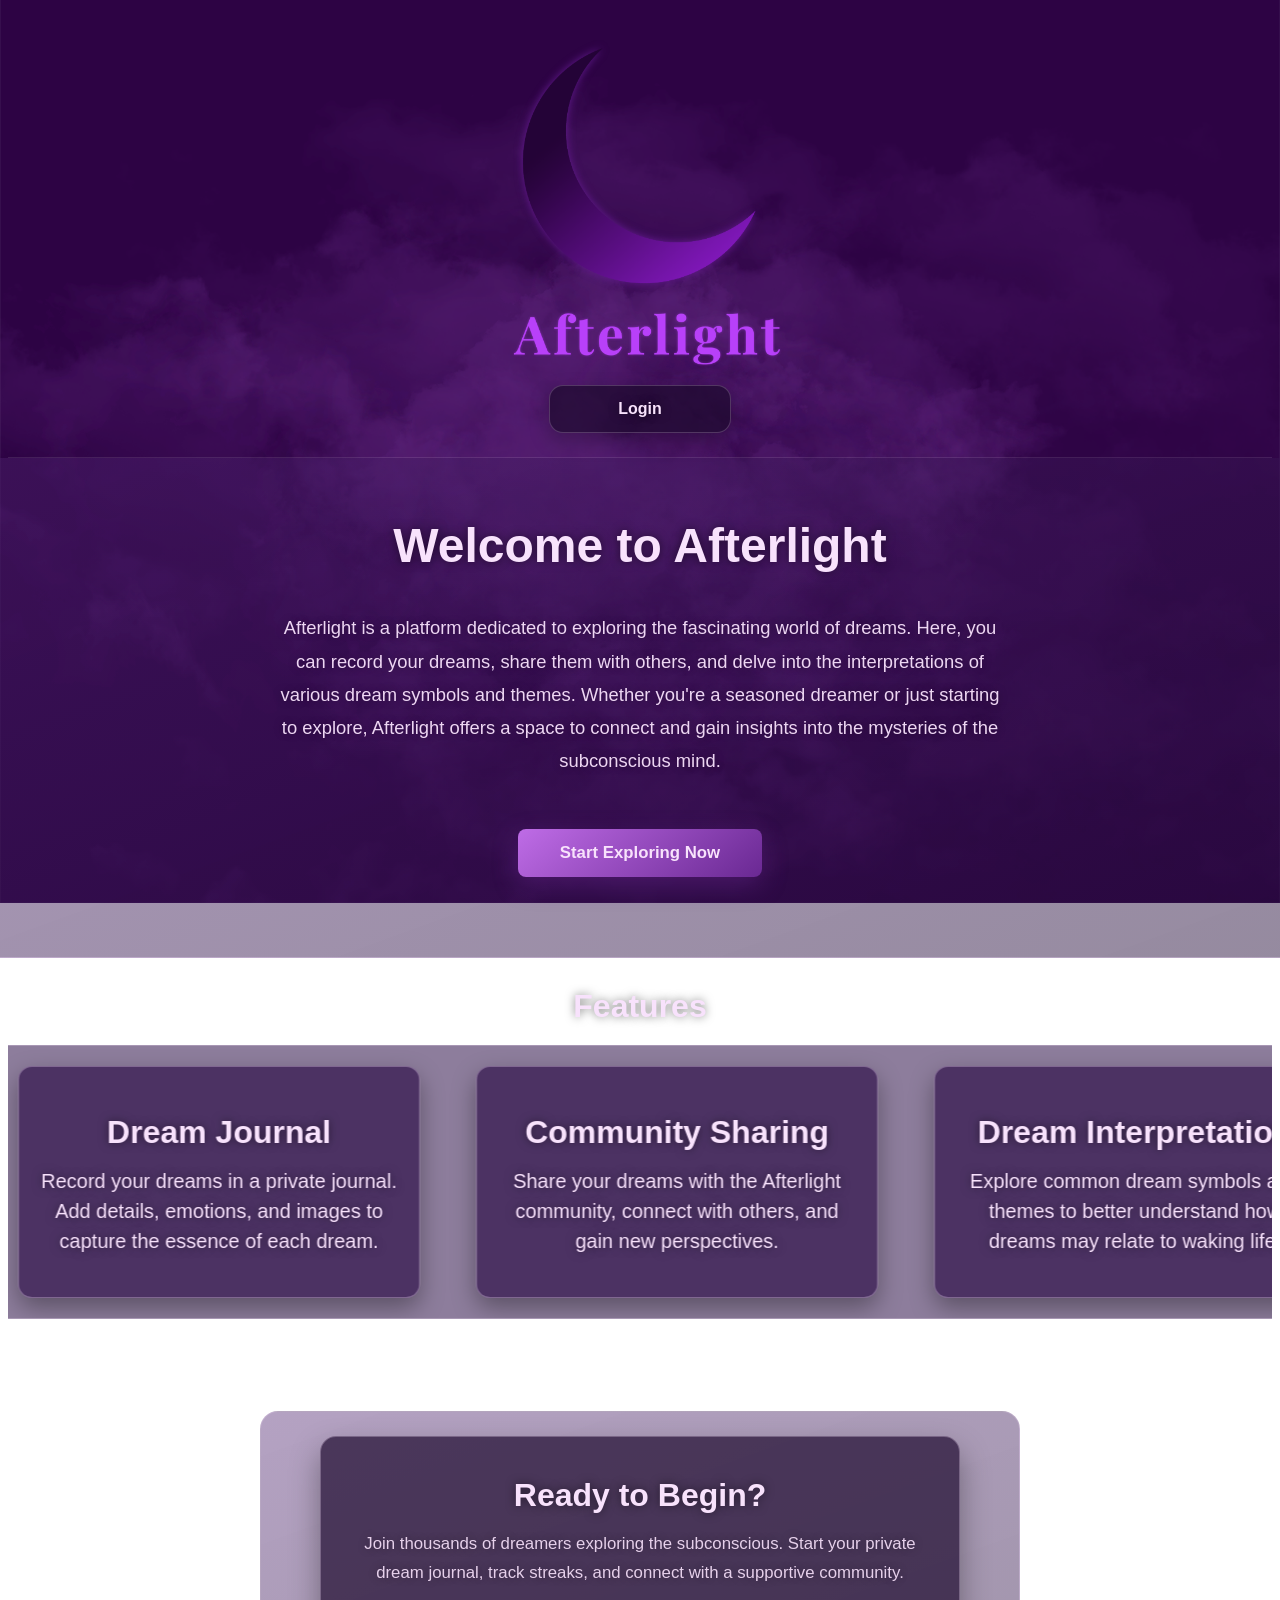
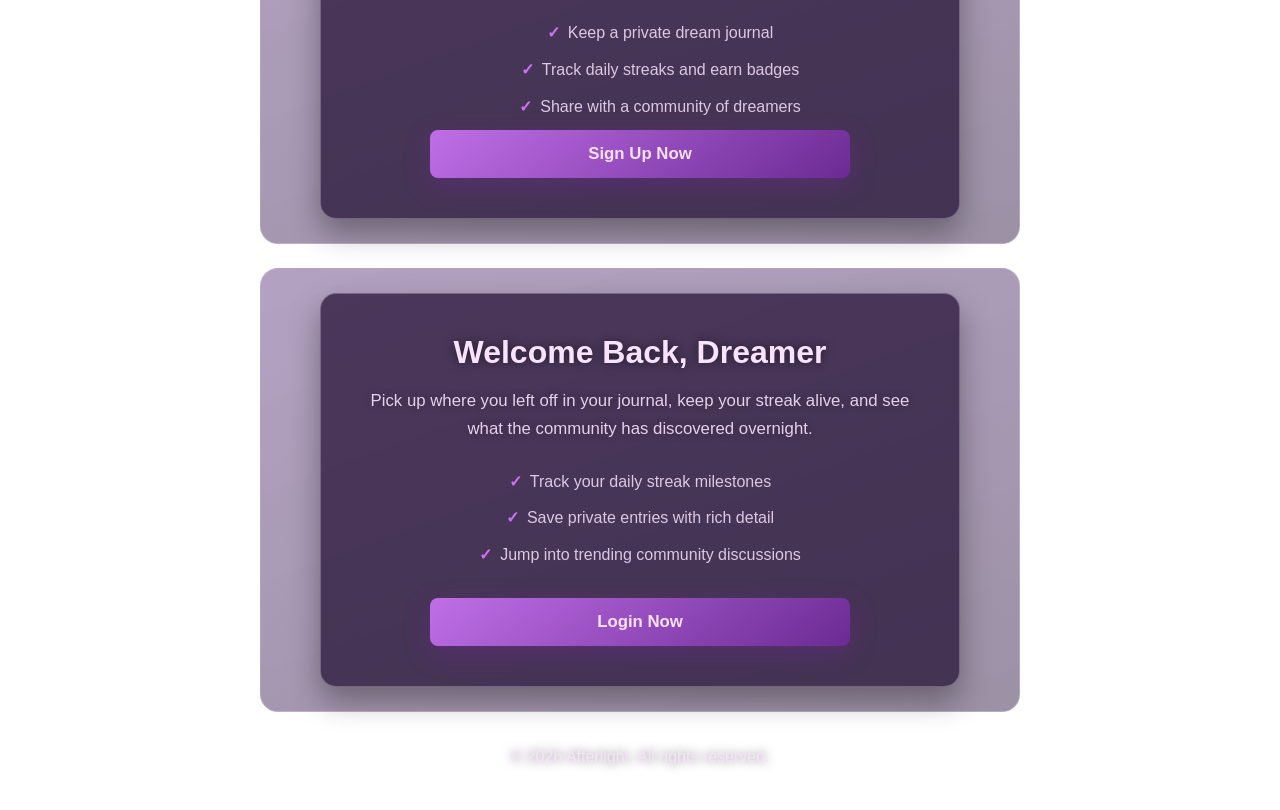
<file: index.html>
<!DOCTYPE html>
<html lang="en">

<head>
    <meta charset="UTF-8">
    <meta name="viewport" content="width=device-width, initial-scale=1.0">
    <link rel="stylesheet" href="style.css">
    <title>Afterlight</title>
</head>

<body>
    <!-- Header -->
    <header><span><img src="Assets\images\logo.png"></span>
        <nav>
            <ul>
                <li><a href="login.html">Login</a></li>
            </ul>
        </nav>
    </header>

    <!-- Main Content -->
    <main class="indexPage">
        <!-- Intro Section -->
        <section id="introSection" class="heroIntro">
            <div class="heroContent">
                <h1>Welcome to Afterlight</h1>
                <p class="intro">Afterlight is a platform dedicated to exploring the fascinating world of dreams. Here,
                    you can record your dreams, share them with others, and delve into the interpretations of various
                    dream symbols and themes. Whether you're a seasoned dreamer or just starting to explore, Afterlight
                    offers a space to connect and gain insights into the mysteries of the subconscious mind.</p>
                <a href="sign-up.html" class="heroCTA">Start Exploring Now</a>
            </div>
        </section>

        <!-- Features Section -->
        <section id="featuresSection">
            <h2>Features</h2>
            <div class="featureCarousel" aria-label="Afterlight features banner">
                <ul class="featureList" role="list">
                    <li class="featureCard">
                        <h2>Dream Journal</h2>
                        <p>Record your dreams in a private journal. Add details, emotions, and images to capture the
                            essence of each dream.</p>
                    </li>
                    <li class="featureCard">
                        <h2>Community Sharing</h2>
                        <p>Share your dreams with the Afterlight community, connect with others, and gain new
                            perspectives.</p>
                    </li>
                    <li class="featureCard">
                        <h2>Dream Interpretation</h2>
                        <p>Explore common dream symbols and themes to better understand how dreams may relate to waking
                            life.</p>
                    </li>
                    <li class="featureCard">
                        <h2>Dream Streaks</h2>
                        <p>Track your dream-writing consistency and keep momentum with simple streak milestones.</p>
                    </li>
                    <li class="featureCard">
                        <h2>Personalized Insights</h2>
                        <p>Get AI-powered insights into your dreams based on your journal entries and patterns over time.</p>
                    </li>
                    <li class="featureCard">
                        <h2>Sleep Analytics</h2>
                        <p>Track sleep quality and dream frequency to optimize your sleep habits and dream recall.</p>
                    </li>
                    <li class="featureCard">
                        <h2>Badges & Rewards</h2>
                        <p>Earn badges and unlock achievements as you reach milestones in your dream journey.</p>
                    </li>
                    <li class="featureCard" aria-hidden="true">
                        <h2>Dream Journal</h2>
                        <p>Record your dreams in a private journal. Add details, emotions, and images to capture the
                            essence of each dream.</p>
                    </li>
                    <li class="featureCard" aria-hidden="true">
                        <h2>Community Sharing</h2>
                        <p>Share your dreams with the Afterlight community, connect with others, and gain new
                            perspectives.</p>
                    </li>
                    <li class="featureCard" aria-hidden="true">
                        <h2>Dream Interpretation</h2>
                        <p>Explore common dream symbols and themes to better understand how dreams may relate to waking
                            life.</p>
                    </li>
                    <li class="featureCard" aria-hidden="true">
                        <h2>Dream Streaks</h2>
                        <p>Track your dream-writing consistency and keep momentum with simple streak milestones.</p>
                    </li>
                    <li class="featureCard" aria-hidden="true">
                        <h2>Personalized Insights</h2>
                        <p>Get AI-powered insights into your dreams based on your journal entries and patterns over time.</p>
                    </li>
                    <li class="featureCard" aria-hidden="true">
                        <h2>Sleep Analytics</h2>
                        <p>Track sleep quality and dream frequency to optimize your sleep habits and dream recall.</p>
                    </li>
                    <li class="featureCard" aria-hidden="true">
                        <h2>Badges & Rewards</h2>
                        <p>Earn badges and unlock achievements as you reach milestones in your dream journey.</p>
                    </li>
                </ul>
            </div>
        </section>

        <!-- Join Section -->
        <section id="joinSection" class="joinCTA">
            <div class="joinCard">
                <h2>Ready to Begin?</h2>
                <p class="joinLead">Join thousands of dreamers exploring the subconscious. Start your private dream
                    journal, track streaks, and connect with a supportive community.</p>
                <ul class="joinPerks">
                    <li>Keep a private dream journal</li>
                    <li>Track daily streaks and earn badges</li>
                    <li>Share with a community of dreamers</li>
                </ul>
                <a href="sign-up.html" class="joinButton">Sign Up Now</a>
            </div>
        </section>

        <!-- Login Section -->
        <section id="loginSection" class="loginCTA">
            <div class="loginCard">
                <h2>Welcome Back, Dreamer</h2>
                <p class="loginLead">Pick up where you left off in your journal, keep your streak alive, and see what
                    the community has discovered overnight.</p>
                <ul class="loginPerks">
                    <li>Track your daily streak milestones</li>
                    <li>Save private entries with rich detail</li>
                    <li>Jump into trending community discussions</li>
                </ul>
                <a href="login.html" class="loginButton">Login Now</a>
            </div>
        </section>
    </main>

    <!-- Footer -->
    <footer>
        <p>&copy; 2026 Afterlight. All rights reserved.</p>
    </footer>

    <!-- Scripts -->
    <script src="script.js"></script>
</body>

</html>
</file>
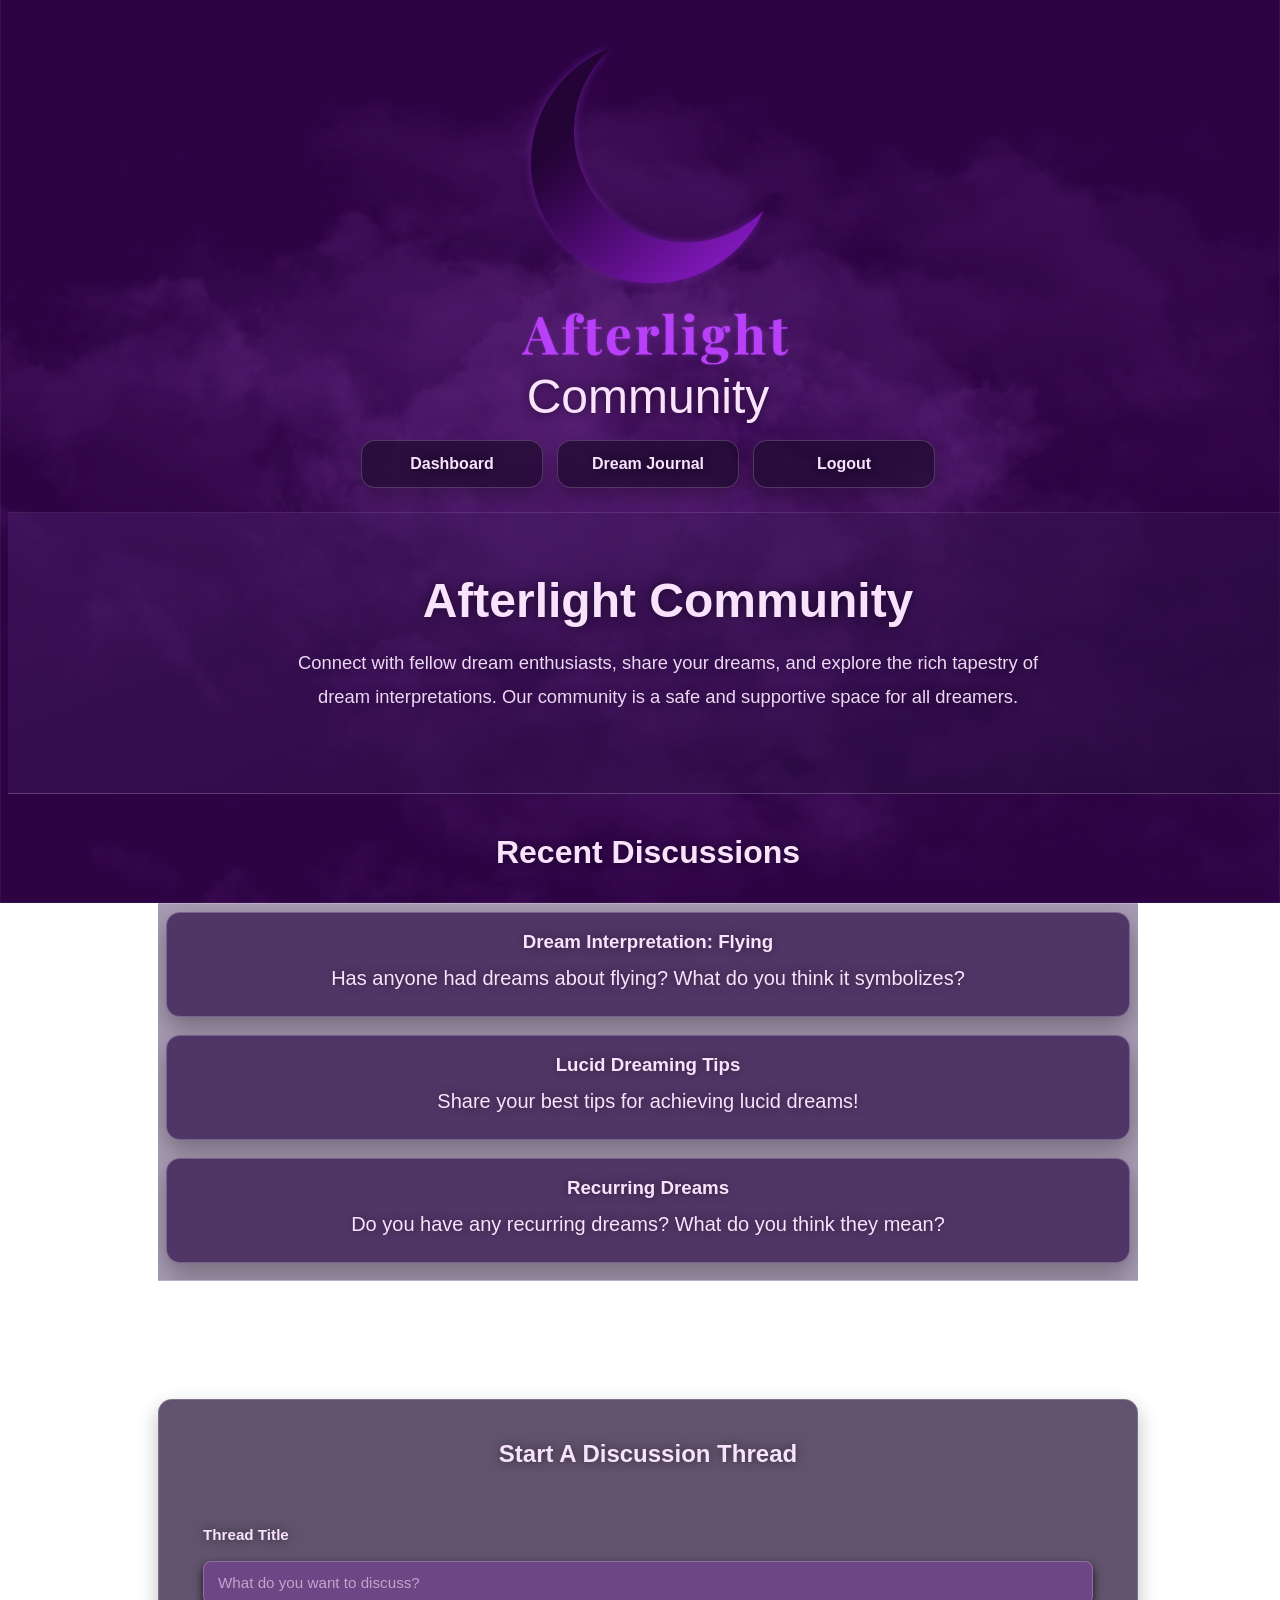
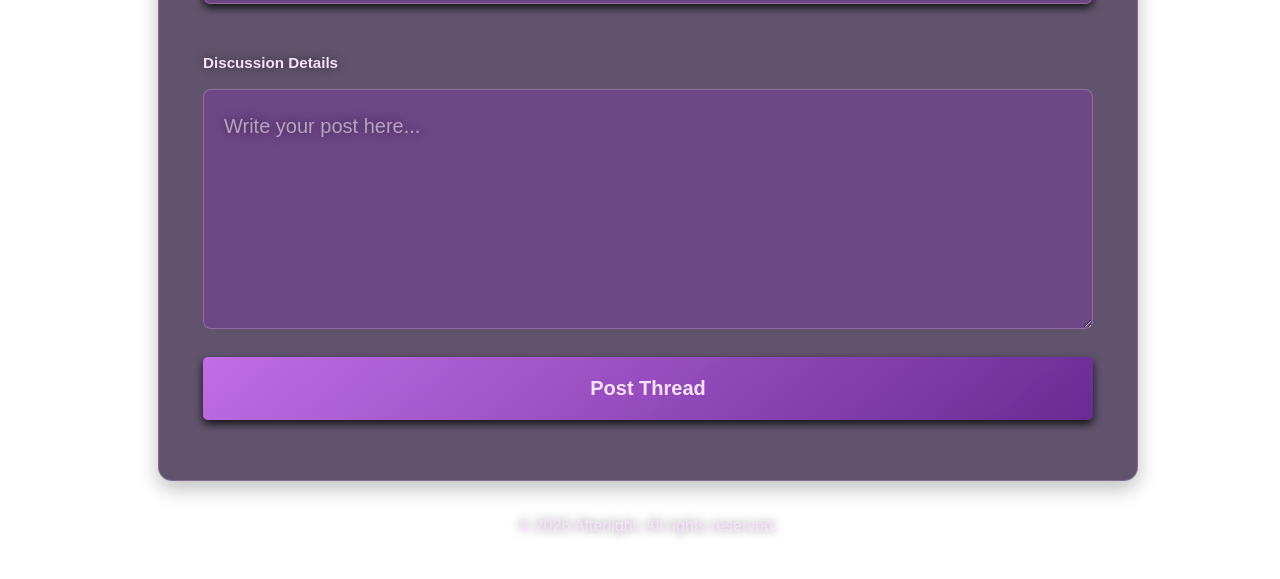
<file: community-page.html>
<!DOCTYPE html>
<html lang="en">

<head>
    <meta charset="UTF-8">
    <meta name="viewport" content="width=device-width, initial-scale=1.0">
    <link rel="stylesheet" href="style.css">
    <title>Community - Afterlight</title>
</head>

<body class="communityPage">
    <!-- Header -->
    <header><span><img src="Assets\images\logo.png"></span>Community
        <nav>
            <ul>
                <li><a href="user-page.html">Dashboard</a></li>
                <li><a href="dream-journal.html">Dream Journal</a></li>
                <li><a href="index.html">Logout</a></li>
            </ul>
        </nav>
    </header>

    <!-- Main Content -->
    <main class="communityPage">
        <!-- Community Intro -->
        <section id="communitySection" class="communityHero">
            <div class="communityContent">
                <h1>Afterlight Community</h1>
                <p class="communityLead">Connect with fellow dream enthusiasts, share your dreams, and explore the rich
                    tapestry of dream interpretations. Our community is a safe and supportive space for all dreamers.
                </p>
            </div>
        </section>

        <!-- Recent Community Posts -->
        <section id="communityPosts" class="communityFeed">
            <h2>Recent Discussions</h2>
            <div class="communityTicker" aria-label="Recent community posts ticker">
                <div class="communityTrack">
                    <div class="entry">
                        <h3>Dream Interpretation: Flying</h3>
                        <p class="post">Has anyone had dreams about flying? What do you think it symbolizes?</p>
                    </div>
                    <div class="entry">
                        <h3>Lucid Dreaming Tips</h3>
                        <p class="post">Share your best tips for achieving lucid dreams!</p>
                    </div>
                    <div class="entry">
                        <h3>Recurring Dreams</h3>
                        <p class="post">Do you have any recurring dreams? What do you think they mean?</p>
                    </div>
                    <div class="entry">
                        <h3>Nightmare Patterns</h3>
                        <p class="post">I keep dreaming about missing a train before big deadlines. Anyone else get
                            this?</p>
                    </div>
                    <div class="entry">
                        <h3>Dream Symbol: Ocean</h3>
                        <p class="post">What does it mean when the ocean is calm in one dream and stormy in the next?
                        </p>
                    </div>
                    <div class="entry">
                        <h3>Best Bedtime Routine</h3>
                        <p class="post">Reading for 20 minutes before sleep has made my dreams way more vivid lately.
                        </p>
                    </div>

                    <div class="entry" aria-hidden="true">
                        <h3>Dream Interpretation: Flying</h3>
                        <p class="post">Has anyone had dreams about flying? What do you think it symbolizes?</p>
                    </div>
                    <div class="entry" aria-hidden="true">
                        <h3>Lucid Dreaming Tips</h3>
                        <p class="post">Share your best tips for achieving lucid dreams!</p>
                    </div>
                    <div class="entry" aria-hidden="true">
                        <h3>Recurring Dreams</h3>
                        <p class="post">Do you have any recurring dreams? What do you think they mean?</p>
                    </div>
                    <div class="entry" aria-hidden="true">
                        <h3>Nightmare Patterns</h3>
                        <p class="post">I keep dreaming about missing a train before big deadlines. Anyone else get
                            this?</p>
                    </div>
                    <div class="entry" aria-hidden="true">
                        <h3>Dream Symbol: Ocean</h3>
                        <p class="post">What does it mean when the ocean is calm in one dream and stormy in the next?
                        </p>
                    </div>
                    <div class="entry" aria-hidden="true">
                        <h3>Best Bedtime Routine</h3>
                        <p class="post">Reading for 20 minutes before sleep has made my dreams way more vivid lately.
                        </p>
                    </div>
                </div>
            </div>
        </section>

        <section id="threadComposer">
            <div class="formWrapper">
                <h2>Start A Discussion Thread</h2>
                <form id="communityThreadForm" class="dreamForm">
                    <div class="formGroup">
                        <label for="threadTitle">Thread Title</label>
                        <input type="text" id="threadTitle" name="threadTitle" required
                            placeholder="What do you want to discuss?">
                    </div>

                    <div class="formGroup">
                        <label for="threadBody">Discussion Details</label>
                        <textarea id="threadBody" name="threadBody" rows="6" required
                            placeholder="Write your post here..."></textarea>
                    </div>

                    <div class="formActions">
                        <button type="submit" class="submitButton">Post Thread</button>
                    </div>
                </form>
            </div>
        </section>
    </main>

    <!-- Footer -->
    <footer>
        <p>&copy; 2026 Afterlight. All rights reserved.</p>
    </footer>

    <!-- Scripts -->
    <script src="script.js"></script>
</body>

</html>
</file>
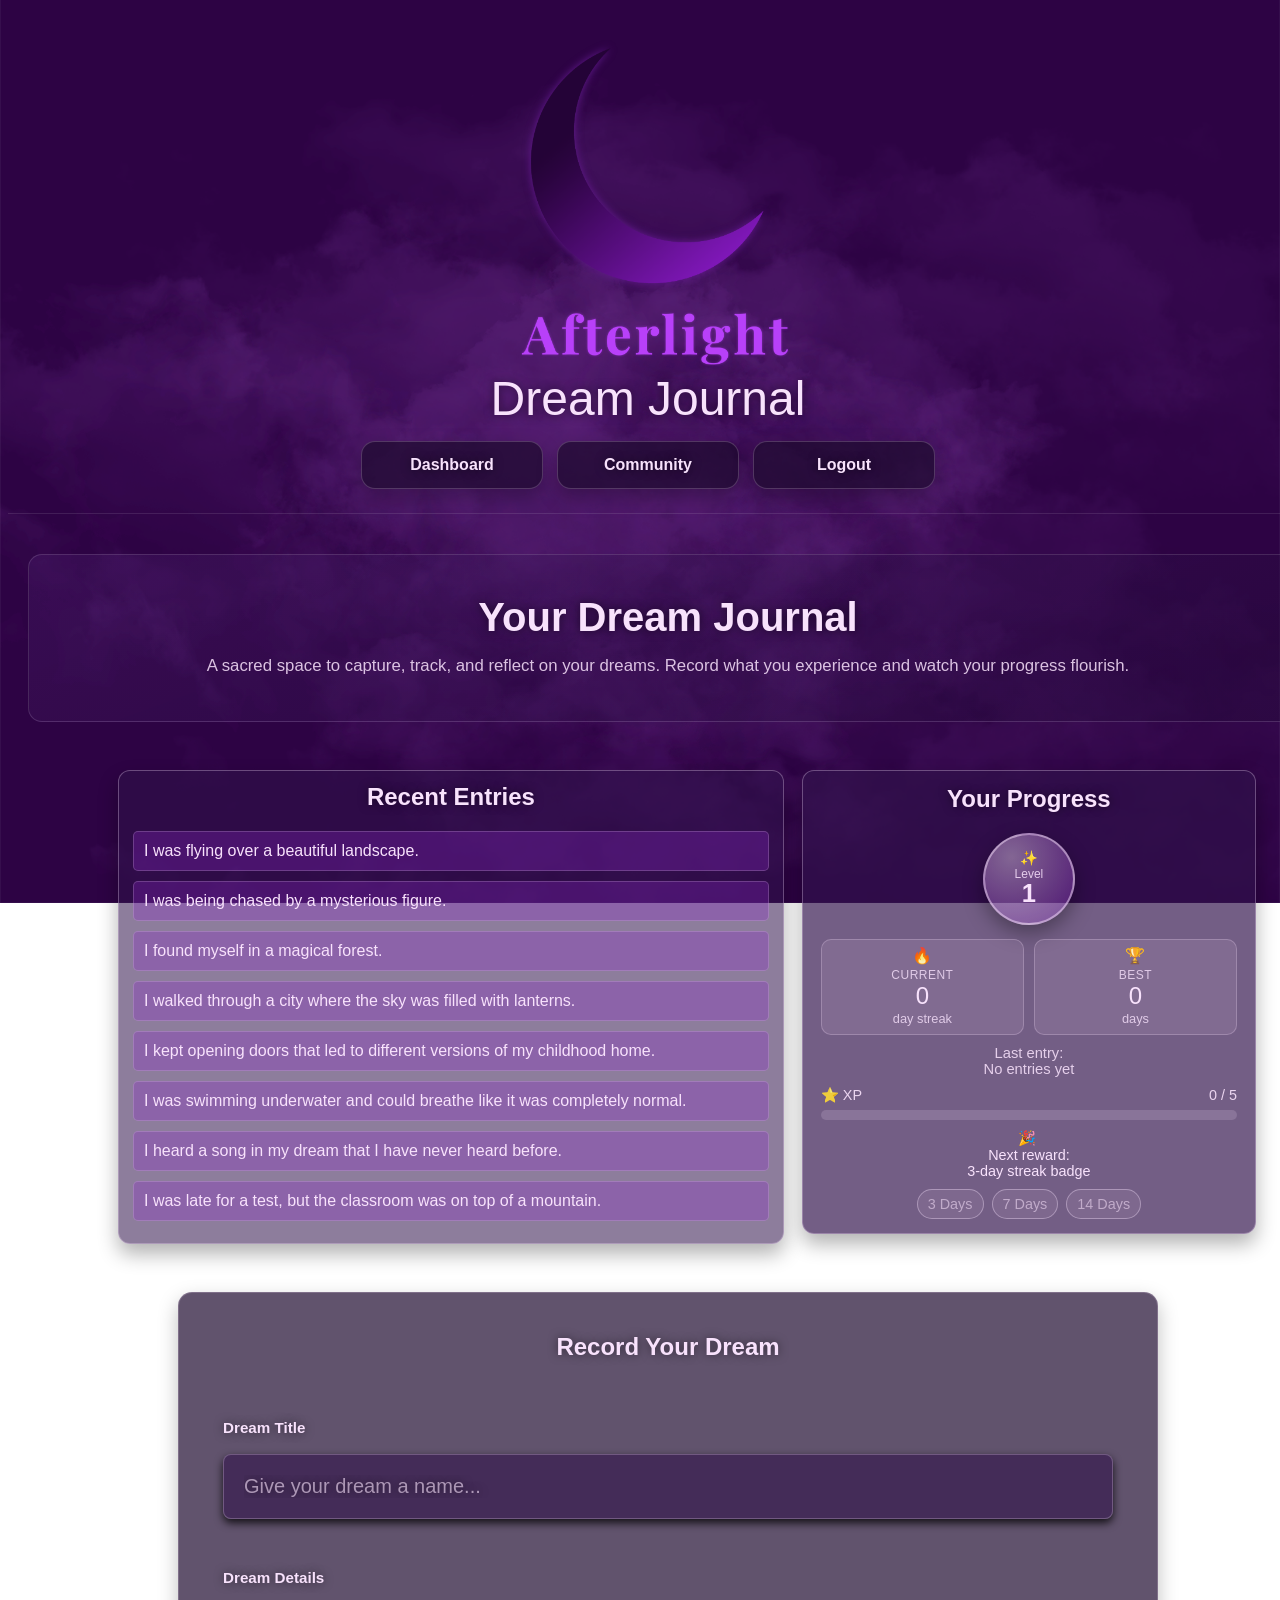
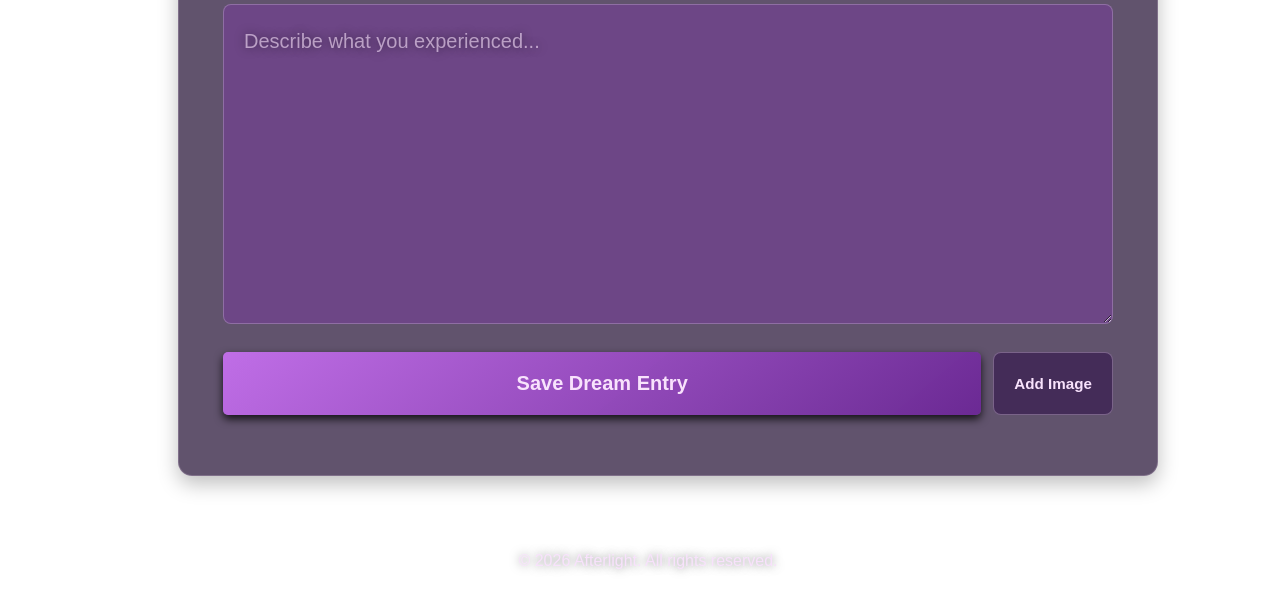
<file: dream-journal.html>
<!DOCTYPE html>
<html lang="en">

<head>
    <meta charset="UTF-8">
    <meta name="viewport" content="width=device-width, initial-scale=1.0">
    <link rel="stylesheet" href="style.css">
    <title>Dream Journal - Afterlight</title>
</head>

<body class="journalPage">
    <!-- Header -->
    <header><span><img src="Assets\images\logo.png"></span>
        <div class="pageTitle">Dream Journal</div>
        <!-- Navigation -->
        <nav>
            <ul>
                <li><a href="user-page.html">Dashboard</a></li>
                <li><a href="community-page.html">Community</a></li>
                <li><a href="index.html">Logout</a></li>
            </ul>
        </nav>
    </header>
    <!-- Main Content -->
    <main class="journalPage">
        <section id="journalSection">
            <div class="journalHero">
                <h1>Your Dream Journal</h1>
                <p class="journalLead">A sacred space to capture, track, and reflect on your dreams. Record what you
                    experience and watch your progress flourish.</p>
            </div>

            <div id="journalLayout">
                <div id="dreamEntriesPanel">
                    <h2>Recent Entries</h2>
                    <!-- Dream List -->
                    <ul id="dreamList" class="dreamEntries"></ul>
                </div>

                <aside id="streakTracker" aria-live="polite" class="trackerSidebar">
                    <h2>Your Progress</h2>
                    <div class="trackerLevelWrap">
                        <span class="levelIcon" aria-hidden="true">✨</span>
                        <span class="levelLabel">Level</span>
                        <span id="dreamLevel" class="levelValue">1</span>
                    </div>
                    <div class="trackerGrid">
                        <div class="trackerCard">
                            <span class="trackerIcon" aria-hidden="true">🔥</span>
                            <span class="trackerLabel">Current</span>
                            <span id="currentStreak" class="trackerValue">0</span>
                            <span class="trackerMeta">day streak</span>
                        </div>
                        <div class="trackerCard">
                            <span class="trackerIcon" aria-hidden="true">🏆</span>
                            <span class="trackerLabel">Best</span>
                            <span id="bestStreak" class="trackerValue">0</span>
                            <span class="trackerMeta">days</span>
                        </div>
                    </div>
                    <div class="trackerDate">Last entry: <span id="lastEntryDate">No entries yet</span></div>
                    <div class="xpSection">
                        <div class="xpHead">
                            <span>⭐ XP</span>
                            <span id="dreamXp">0 / 5</span>
                        </div>
                        <div class="xpBar" role="progressbar" aria-label="Dream XP progress">
                            <div id="xpFill"></div>
                        </div>
                    </div>
                    <p class="rewardLine"><span class="rewardIcon" aria-hidden="true">🎉</span> Next reward:
                        <span id="nextReward">3-day streak badge</span>
                    </p>
                    <div id="badgeRow" aria-label="Streak badges">
                        <span class="badge locked" id="badge3">3 Days</span>
                        <span class="badge locked" id="badge7">7 Days</span>
                        <span class="badge locked" id="badge14">14 Days</span>
                    </div>
                </aside>
            </div>

            <!-- Dream Entry Form -->
            <div class="formWrapper">
                <h2>Record Your Dream</h2>
                <form id="dreamJournalForm" class="dreamForm">
                    <div class="formGroup">
                        <label for="dreamTitle">Dream Title</label>
                        <input type="text" id="dreamTitle" name="dreamTitle" required
                            placeholder="Give your dream a name...">
                    </div>

                    <div class="formGroup">
                        <label for="dreamDetails">Dream Details</label>
                        <textarea id="dreamDetails" name="dreamDetails" rows="6" required
                            placeholder="Describe what you experienced..."></textarea>
                    </div>

                    <div class="formActions">
                        <button type="submit" class="submitButton">Save Dream Entry</button>
                        <button type="button" id="addImage" class="secondaryButton">Add Image</button>
                    </div>
                </form>
            </div>
        </section>
    </main>
    <!-- Footer -->
    <footer>
        <p>&copy; 2026 Afterlight. All rights reserved.</p>
    </footer>
    <!-- Scripts -->
    <script src="script.js"></script>

</body>

</html>
</file>
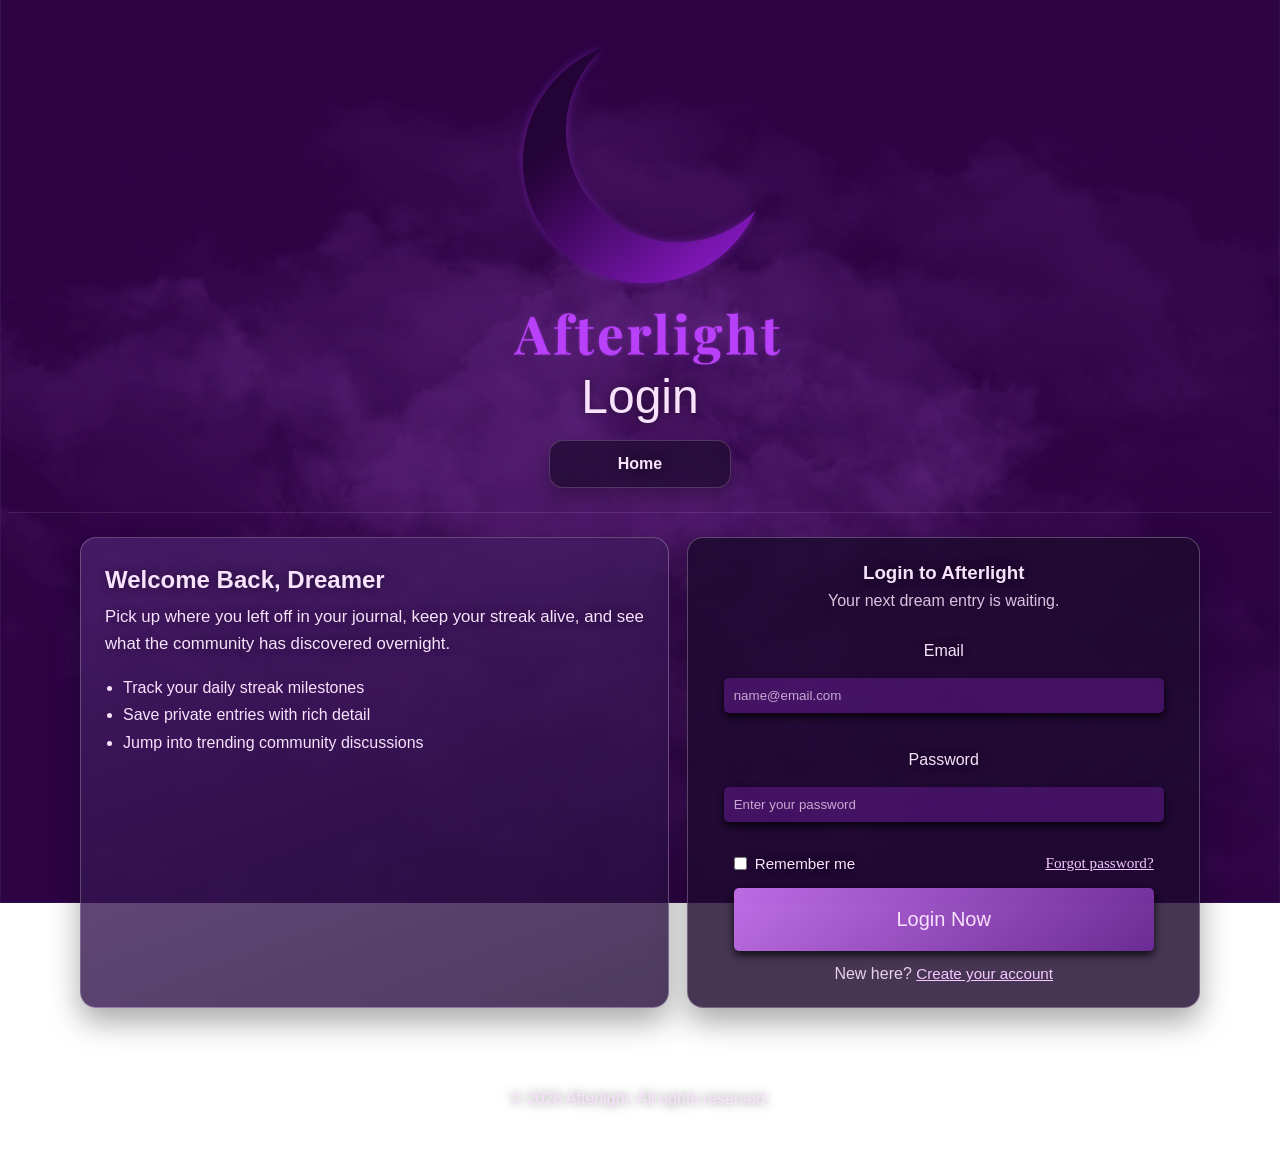
<file: login.html>
<!DOCTYPE html>
<html lang="en">

<head>
    <meta charset="UTF-8">
    <meta name="viewport" content="width=device-width, initial-scale=1.0">
    <link rel="stylesheet" href="style.css">
    <title>Login Afterlight</title>
</head>

<body class="loginPage">
    <!-- Header -->
    <header><span class="logo"><img src="Assets\images\logo.png"></span>Login
        <!-- Navigation -->
        <nav>
            <ul>
                <li><a href="index.html">Home</a></li>
            </ul>
        </nav>

    </header>
    <!-- Main Content -->
    <main>
        <section id="loginSection">
            <div class="authLayout">
                <div class="authPromo">
                    <h2>Welcome Back, Dreamer</h2>
                    <p class="authLead">Pick up where you left off in your journal, keep your streak alive, and see what
                        the community has discovered overnight.</p>
                    <ul class="authBenefits">
                        <li>Track your daily streak milestones</li>
                        <li>Save private entries with rich detail</li>
                        <li>Jump into trending community discussions</li>
                    </ul>
                </div>

                <div class="authCard">
                    <h3>Login to Afterlight</h3>
                    <p class="authSubhead">Your next dream entry is waiting.</p>
                    <form id="loginForm">
                        <label for="email">Email</label>
                        <input type="email" id="email" name="email" required placeholder="name@email.com">

                        <label for="password">Password</label>
                        <input type="password" id="password" name="password" minlength="8" required
                            placeholder="Enter your password">

                        <div class="authRow">
                            <label class="rememberMe" for="rememberMe">
                                <input type="checkbox" id="rememberMe" name="rememberMe">
                                <span>Remember me</span>
                            </label>
                            <a class="textLink" href="#">Forgot password?</a>
                        </div>

                        <button type="submit">Login Now</button>
                    </form>
                    <p class="authFootnote">New here? <a class="textLink" href="sign-up.html">Create your account</a>
                    </p>
                </div>
            </div>
        </section>
    </main>
    <!-- Footer -->
    <footer>
        <p>&copy; 2026 Afterlight. All rights reserved.</p>
    </footer>
    <!-- Scripts -->
    <script src="script.js"></script>
</body>

</html>
</file>
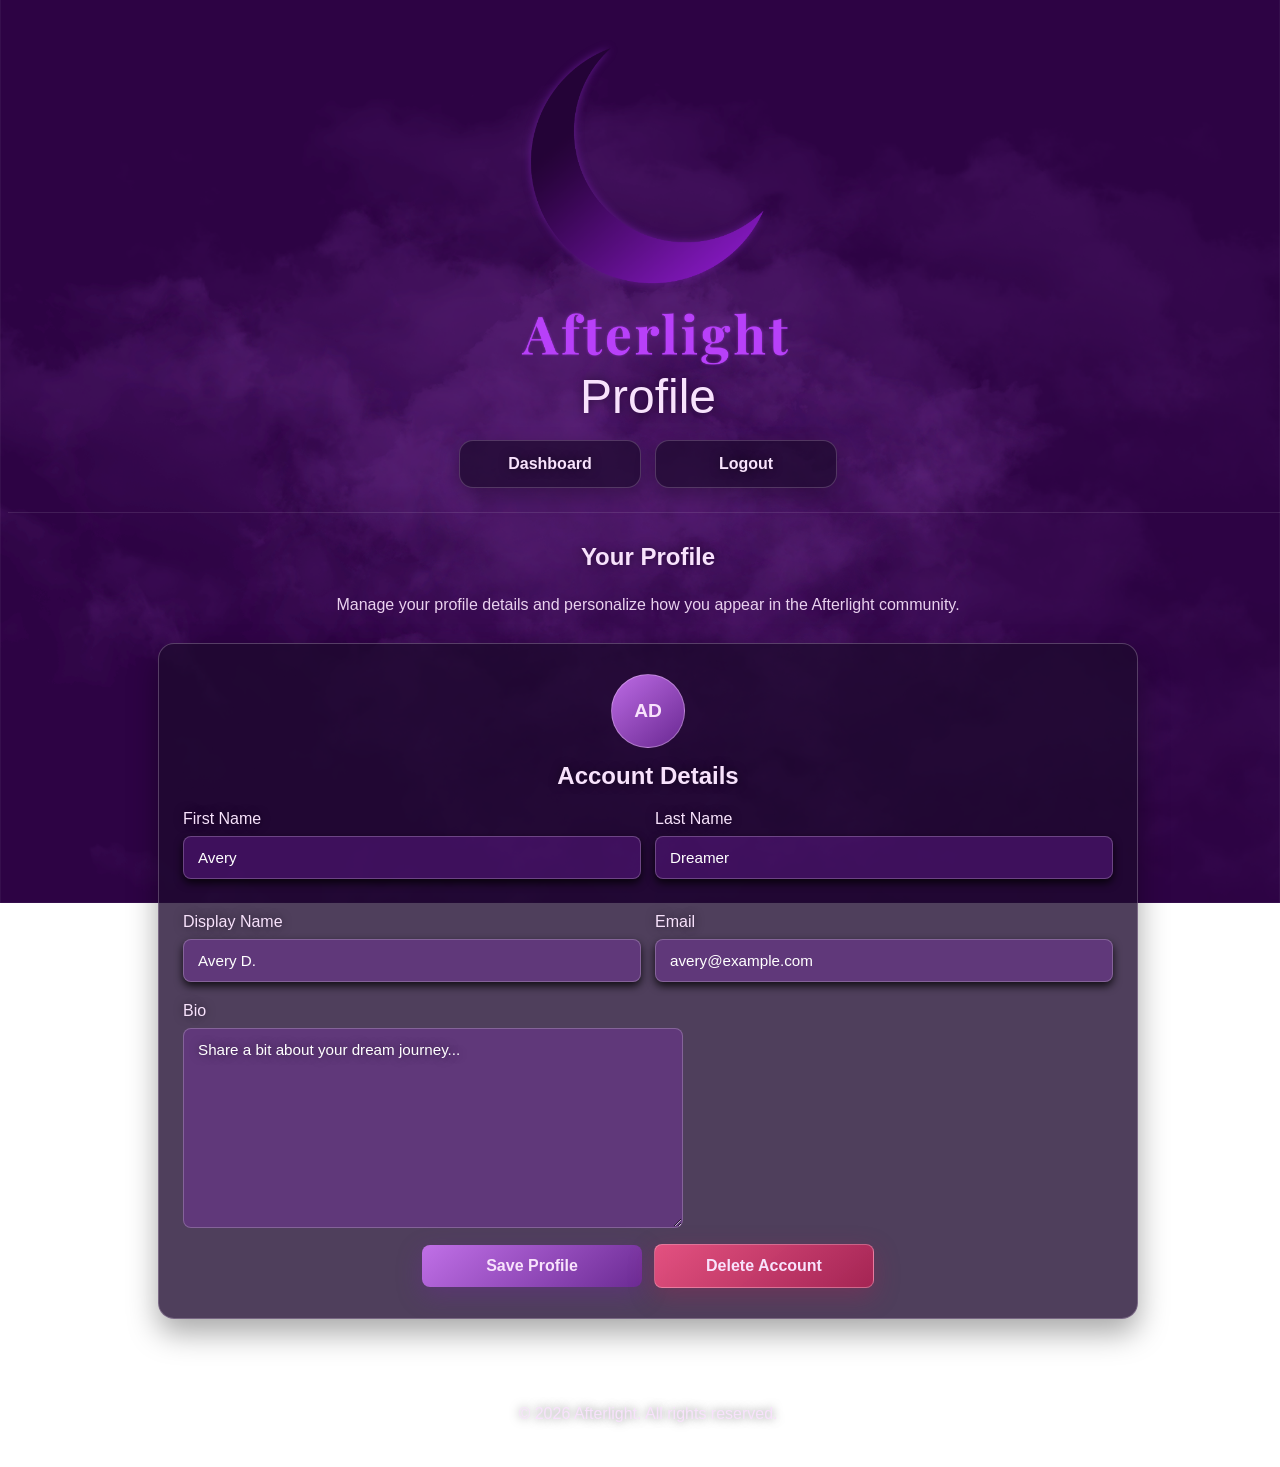
<file: profile-page.html>
<!DOCTYPE html>
<html lang="en">

<head>
    <meta charset="UTF-8">
    <meta name="viewport" content="width=device-width, initial-scale=1.0">
    <link rel="stylesheet" href="style.css">
    <title>Profile - Afterlight</title>
</head>

<body class="profilePage">
    <!-- Header -->
    <header><span><img src="Assets\images\logo.png"></span>Profile
        <!-- Navigation -->
        <nav>
            <ul>
                <li><a href="user-page.html">Dashboard</a></li>
                <li><a href="index.html">Logout</a></li>
            </ul>
        </nav>
    </header>

    <!-- Main Content -->
    <main class="profilePage">
        <section class="profileSection">
            <div class="profileIntro">
                <h1>Your Profile</h1>
                <p class="profileLead">Manage your profile details and personalize how you appear in the Afterlight
                    community.</p>
            </div>

            <div class="profileCard">
                <div class="profileAvatar" aria-hidden="true">AD</div>
                <h2>Account Details</h2>
                <form class="profileForm">
                    <div class="profileGrid">
                        <div class="profileField">
                            <label for="firstName">First Name</label>
                            <input type="text" id="firstName" name="firstName" value="Avery">
                        </div>
                        <div class="profileField">
                            <label for="lastName">Last Name</label>
                            <input type="text" id="lastName" name="lastName" value="Dreamer">
                        </div>
                        <div class="profileField">
                            <label for="displayName">Display Name</label>
                            <input type="text" id="displayName" name="displayName" value="Avery D.">
                        </div>
                        <div class="profileField">
                            <label for="emailAddress">Email</label>
                            <input type="email" id="emailAddress" name="emailAddress" value="avery@example.com">
                        </div>
                    </div>

                    <div class="profileField">
                        <label for="bio">Bio</label>
                        <textarea id="bio" name="bio" rows="4"
                            placeholder="Share a bit about your dream journey..."></textarea>
                    </div>

                    <div class="profileActions">
                        <button type="button" class="saveProfileButton">Save Profile</button>
                        <button type="button" id="deleteAccountButton" class="deleteAccountButton">Delete
                            Account</button>
                    </div>
                </form>
            </div>
        </section>
    </main>

    <!-- Footer -->
    <footer>
        <p>&copy; 2026 Afterlight. All rights reserved.</p>
    </footer>

    <script src="script.js"></script>
</body>

</html>
</file>
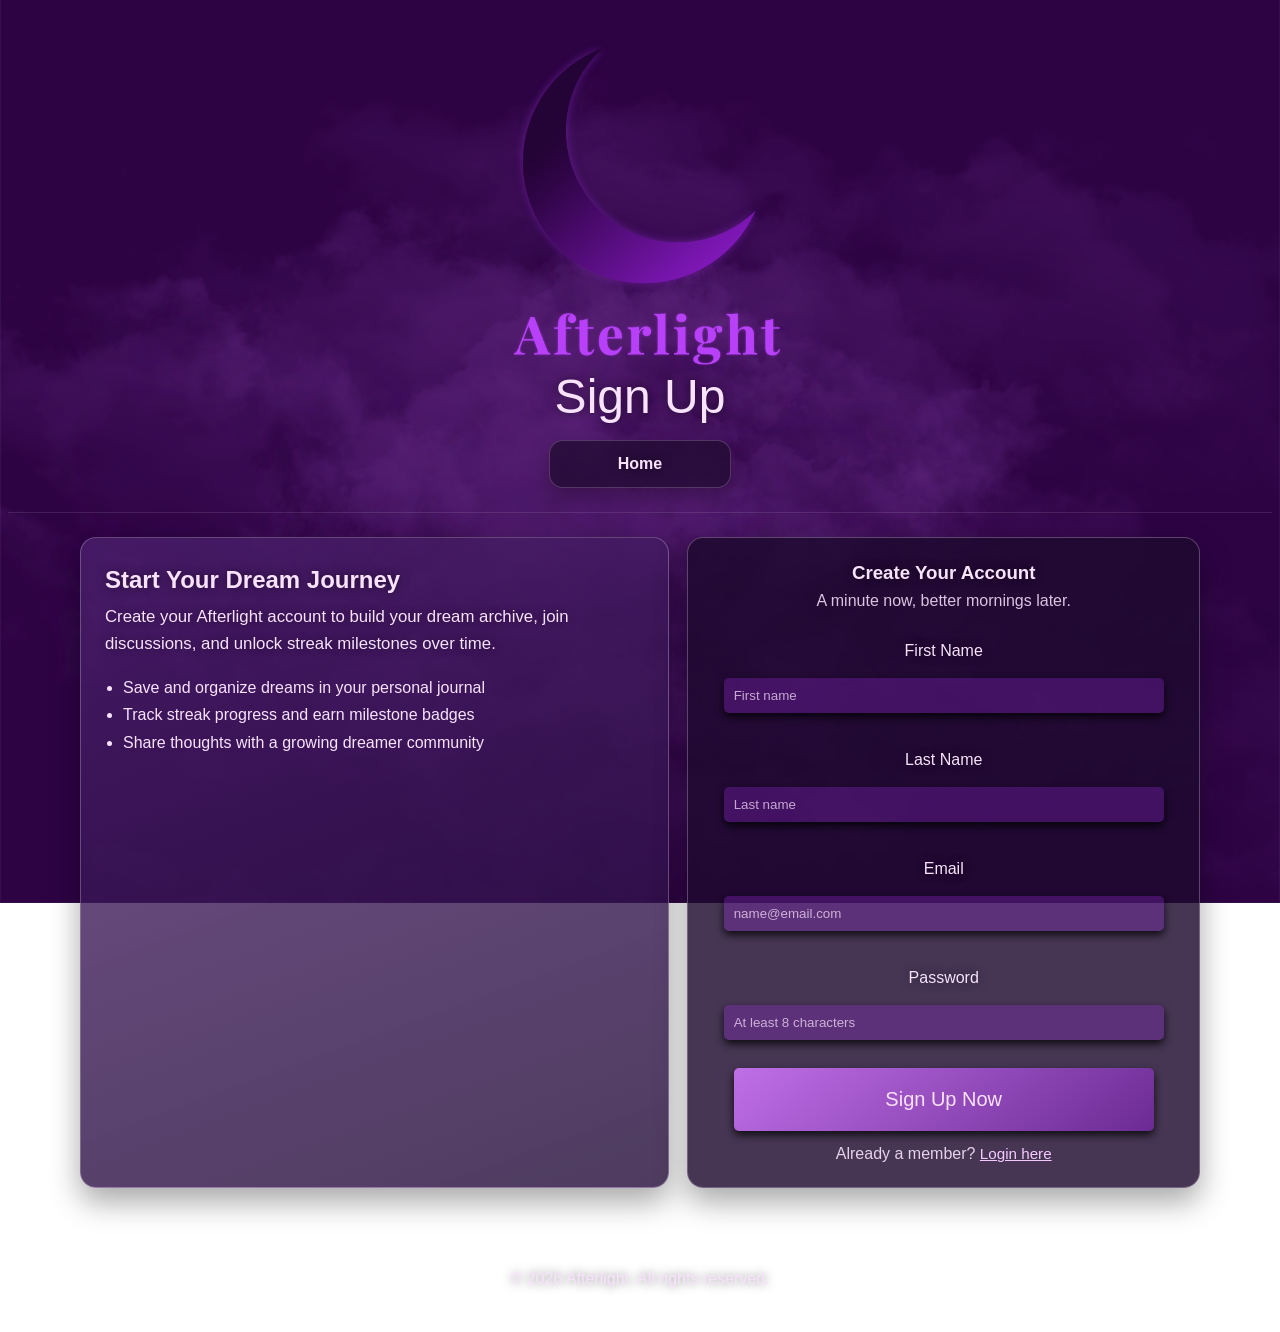
<file: sign-up.html>
<!DOCTYPE html>
<html lang="en">

<head>
    <meta charset="UTF-8">
    <meta name="viewport" content="width=device-width, initial-scale=1.0">
    <link rel="stylesheet" href="style.css">
    <title>Sign Up Afterlight</title>
</head>

<body class="signUpPage">
    <!-- Header -->
    <header><span><img src="Assets\images\logo.png"></span>Sign Up
        <!-- Navigation -->
        <nav>
            <ul>
                <li><a href="index.html">Home</a></li>
            </ul>
        </nav>
    </header>
    <!-- Main Content -->
    <main>
        <!-- Sign Up Section -->
        <section id="signUpSection">
            <div class="authLayout">
                <div class="authPromo">
                    <h2>Start Your Dream Journey</h2>
                    <p class="authLead">Create your Afterlight account to build your dream archive, join discussions,
                        and unlock streak milestones over time.</p>
                    <ul class="authBenefits">
                        <li>Save and organize dreams in your personal journal</li>
                        <li>Track streak progress and earn milestone badges</li>
                        <li>Share thoughts with a growing dreamer community</li>
                    </ul>
                </div>

                <div class="authCard">
                    <h3>Create Your Account</h3>
                    <p class="authSubhead">A minute now, better mornings later.</p>
                    <!-- Sign Up Form -->
                    <form id="signUpForm">
                        <label for="name">First Name</label>
                        <input type="text" id="name" name="name" pattern="[A-Za-z]+" required placeholder="First name">

                        <label for="surname">Last Name</label>
                        <input type="text" id="surname" name="surname" pattern="[A-Za-z]+" required
                            placeholder="Last name">

                        <label for="email">Email</label>
                        <input type="email" id="email" name="email" required placeholder="name@email.com">

                        <label for="password">Password</label>
                        <input type="password" id="password" name="password" minlength="8" required
                            placeholder="At least 8 characters">

                        <button type="submit">Sign Up Now</button>
                    </form>
                    <p class="authFootnote">Already a member? <a class="textLink" href="login.html">Login here</a></p>
                </div>
            </div>
        </section>
    </main>
    <!-- Footer -->
    <footer>
        <p>&copy; 2026 Afterlight. All rights reserved.</p>
    </footer>
    <!-- Scripts -->
    <script src="script.js"></script>
</body>

</html>
</file>
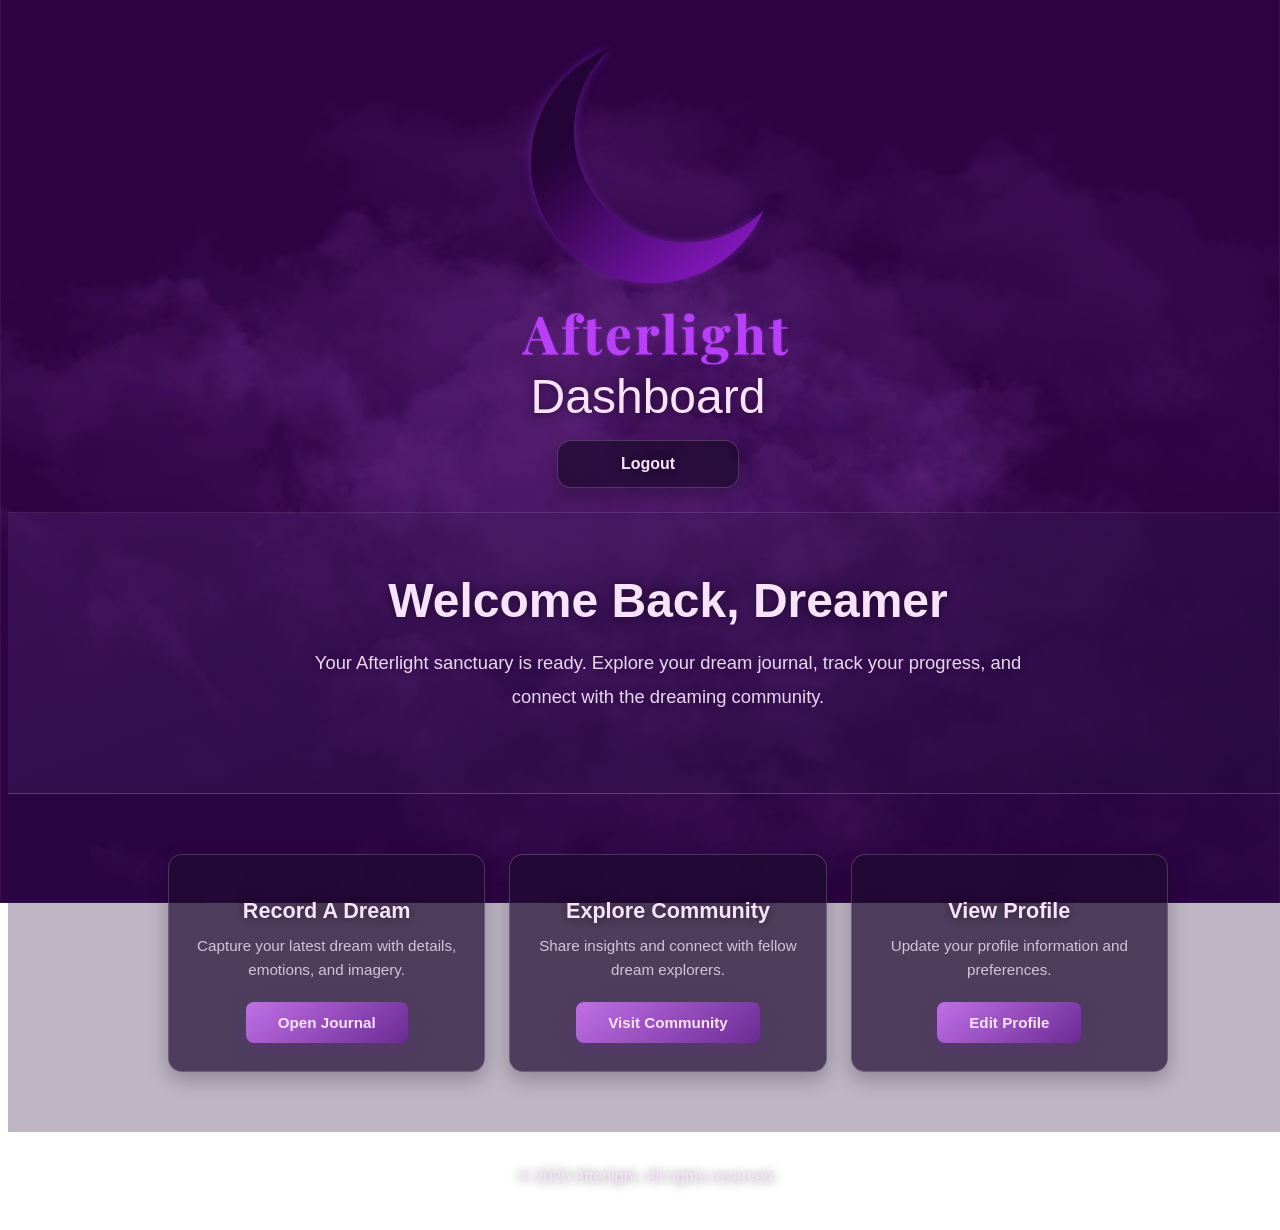
<file: user-page.html>
<!DOCTYPE html>
<html lang="en">

<head>
    <meta charset="UTF-8">
    <meta name="viewport" content="width=device-width, initial-scale=1.0">
    <link rel="stylesheet" href="style.css">
    <title>My Dashboard - Afterlight</title>
</head>

<body class="userPage">
    <header><span><img src="Assets\images\logo.png"></span>Dashboard
        <!-- Navigation -->
        <nav>
            <ul>
                <li><a href="index.html">Logout</a></li>
            </ul>
        </nav>
    </header>

    <!-- Main Content -->
    <main class="userPage">
        <!-- Welcome Section -->
        <section id="welcomeSection" class="dashboardHero">
            <div class="dashboardContent">
                <h1>Welcome Back, Dreamer</h1>
                <p class="dashboardLead">Your Afterlight sanctuary is ready. Explore your dream journal, track your
                    progress, and connect with the dreaming community.</p>
            </div>
        </section>

        <!-- Quick Actions -->
        <section id="quickActions" class="dashboardActions">
            <div class="actionGrid">
                <div class="actionCard">
                    <h3>Record A Dream</h3>
                    <p>Capture your latest dream with details, emotions, and imagery.</p>
                    <a href="dream-journal.html" class="actionButton">Open Journal</a>
                </div>
                <div class="actionCard">
                    <h3>Explore Community</h3>
                    <p>Share insights and connect with fellow dream explorers.</p>
                    <a href="community-page.html" class="actionButton">Visit Community</a>
                </div>
                <div class="actionCard">
                    <h3>View Profile</h3>
                    <p>Update your profile information and preferences.</p>
                    <a href="profile-page.html" class="actionButton">Edit Profile</a>
                </div>
            </div>
        </section>
    </main>

    <!-- Footer -->
    <footer>
        <p>&copy; 2026 Afterlight. All rights reserved.</p>
    </footer>

    <!-- Scripts -->
    <script src="script.js"></script>
</body>

</html>
</file>
<file: style.css>
/* Global Styles */
html {
    /* Enables smooth scrolling for in-page anchor links. */
    scroll-behavior: smooth;
}

/* Background and overall layout */
body {
    /* Full-page fixed background image for an immersive look. */
    background-image: url('Assets/images/BG.png');
    background-repeat: no-repeat;
    background-size: cover;
    background-position: center;
    background-attachment: fixed;
}

/* Header */
header {
    /* Stacks title and nav vertically in the header area. */
    flex-direction: column;
    /* Keeps header spanning viewport width without overflow. */
    width: 100%;
    max-width: 100%;
    box-sizing: border-box;
    display: flex;
    justify-content: center;
    padding: 1.5rem 1rem;
    border-bottom: 1px solid rgba(255, 255, 255, 0.1);
    font-family: Poppins, sans-serif;
    font-size: 3rem;
    color: #f8e2fc;
    text-shadow: 0 0 10px rgba(0, 0, 0, 0.5);
    text-align: center;
}

.pageTitle {
    /* Explicit title wrapper keeps page title perfectly centered under logo. */
    display: block;
    width: 100%;
    margin-top: 0.2rem;
    text-align: center;
    line-height: 1.1;
}

/* Navigation */
nav ul {
    /* Horizontal nav that wraps on smaller widths. */
    list-style: none;
    display: flex;
    flex-wrap: wrap;
    justify-content: center;
    align-items: center;
    gap: 14px;
    margin: 1rem 0 0;
    padding: 0;
}

nav ul li {
    /* Keeps each nav card separate. */
    margin: 0;
}

nav ul li a {
    /* Card-style nav links to match dashboard action cards. */
    display: block;
    min-width: 140px;
    padding: 14px 20px;
    color: #f8e2fc;
    text-decoration: none;
    font-size: 1rem;
    font-weight: 600;
    font-family: Poppins, sans-serif;
    text-align: center;
    border: 1px solid rgba(248, 226, 252, 0.2);
    border-radius: 14px;
    background: rgba(30, 10, 47, 0.72);
    box-shadow: 0 8px 20px rgba(0, 0, 0, 0.25);
    transition: transform 0.2s ease, box-shadow 0.2s ease, border-color 0.2s ease, background 0.2s ease;
}

nav ul li a:hover {
    /* Lifted hover state to echo dashboard cards. */
    transform: translateY(-4px);
    border-color: rgba(248, 226, 252, 0.35);
    background: linear-gradient(160deg, rgba(49, 19, 76, 0.92), rgba(30, 10, 47, 0.96));
    box-shadow: 0 12px 32px rgba(109, 42, 151, 0.3);
}

nav ul li a:focus-visible {
    /* Keyboard focus for nav cards. */
    outline: 2px solid #ca74f3;
    outline-offset: 2px;
}

/* Main Content */
h1,
h2 {
    /* Shared heading style and centered alignment. */
    color: #f8e2fc;
    font-family: Poppins, sans-serif;
    text-shadow: 0 0 10px rgba(0, 0, 0, 0.5);
    align-items: center;
    display: flex;
    justify-content: center;
}


.intro,
.featureList,
.join,
.welcome,
.community,
.post {
    /* Shared body-text styling for primary content sections. */
    color: #f8e2fc;
    font-family: Inter, sans-serif;
    text-shadow: 0 0 10px rgba(0, 0, 0, 0.5);
    align-items: center;
    display: flex;
    justify-content: center;
    padding: 20px;
    font-size: 1.25rem;
    margin: 20px;
    list-style: none;
}

/* Login page */
.loginPage #loginSection {
    /* Centers login content and constrains line lengths. */
    width: min(94vw, 1120px);
    margin: 24px auto 46px;
}

.loginPage .authLayout {
    /* Creates a two-panel hero login layout. */
    display: grid;
    grid-template-columns: 1.15fr 1fr;
    gap: 18px;
    align-items: stretch;
}

.loginPage .authPromo,
.loginPage .authCard {
    /* Shared panel treatment for login content blocks. */
    border: 1px solid rgba(248, 226, 252, 0.28);
    border-radius: 16px;
    box-shadow: 0 14px 30px rgba(0, 0, 0, 0.34);
}

.loginPage .authPromo {
    /* Intro panel with supporting feature bullets. */
    padding: 28px 24px;
    background: linear-gradient(160deg, rgba(76, 32, 110, 0.78), rgba(34, 11, 55, 0.8));
}

.loginPage .authPromo h2 {
    /* Gives the left-panel heading stronger presence. */
    justify-content: flex-start;
    align-items: flex-start;
    text-align: left;
    margin: 0 0 10px;
}

.loginPage .authLead {
    /* Intro paragraph beneath promo heading. */
    margin: 0 0 16px;
    color: #f8e2fc;
    font-family: Inter, sans-serif;
    font-size: 1.05rem;
    line-height: 1.6;
    text-shadow: 0 0 10px rgba(0, 0, 0, 0.4);
}

.loginPage .authBenefits {
    /* Checklist-style value propositions. */
    margin: 0;
    padding-left: 18px;
    color: #f8e2fc;
    font-family: Inter, sans-serif;
    line-height: 1.7;
}

.loginPage .authCard {
    /* Primary authentication card. */
    padding: 24px 22px;
    background: rgba(30, 10, 47, 0.82);
}

.loginPage .authCard h3 {
    /* Headline for login card. */
    margin: 0;
    padding: 0;
}

.loginPage .authSubhead {
    /* Secondary prompt text in auth card. */
    margin: 8px 0 14px;
    text-align: center;
    color: rgba(248, 226, 252, 0.86);
    font-family: Inter, sans-serif;
}

.loginPage #loginForm {
    /* Stacks login fields with consistent spacing. */
    gap: 8px;
    padding: 8px 0 0;
}

.loginPage #loginForm input[type="email"],
.loginPage #loginForm input[type="password"] {
    /* Improves readability and tap targets in auth inputs. */
    width: min(100%, 420px);
    background: rgba(140, 40, 200, 0.32);
    color: #f8e2fc;
}

.loginPage #loginForm input[type="email"]::placeholder,
.loginPage #loginForm input[type="password"]::placeholder {
    /* Soft placeholder color to reduce visual noise. */
    color: rgba(248, 226, 252, 0.72);
}

.loginPage .authRow {
    /* Holds remember-me and forgot-password controls. */
    width: min(100%, 420px);
    display: flex;
    justify-content: space-between;
    align-items: center;
    margin: 4px 0 8px;
}

.loginPage .rememberMe {
    /* Inline checkbox label style. */
    display: flex;
    align-items: center;
    gap: 8px;
    margin: 0;
    font-size: 0.95rem;
}

.loginPage .rememberMe input {
    /* Keeps checkbox sizing natural while using shared input rules elsewhere. */
    width: auto;
    margin: 0;
    box-shadow: none;
}

.loginPage .textLink {
    /* Converts utility links away from pill-button anchor style. */
    display: inline;
    padding: 0;
    border: none;
    box-shadow: none;
    border-radius: 0;
    color: #f5c9ff;
    font-size: 0.95rem;
    text-decoration: underline;
}

.loginPage .textLink:hover {
    /* Slight color lift for utility link hover. */
    color: #ffe9ff;
}

.loginPage #loginForm button[type="submit"] {
    /* Makes primary auth CTA feel prominent and modern. */
    width: min(100%, 420px);
    background: linear-gradient(140deg, rgba(202, 116, 243, 0.92), rgba(109, 42, 151, 0.95));
}

.loginPage .authFootnote {
    /* Bottom helper text for account creation prompt. */
    text-align: center;
    color: rgba(248, 226, 252, 0.9);
    font-family: Inter, sans-serif;
    margin: 14px 0 0;
}

/* Sign-up page */
.signUpPage #signUpSection {
    /* Centers sign-up content and aligns with login page width. */
    width: min(94vw, 1120px);
    margin: 24px auto 46px;
}

.signUpPage .authLayout {
    /* Mirrors polished two-panel auth structure. */
    display: grid;
    grid-template-columns: 1.15fr 1fr;
    gap: 18px;
    align-items: stretch;
}

.signUpPage .authPromo,
.signUpPage .authCard {
    /* Shared panel treatment for sign-up blocks. */
    border: 1px solid rgba(248, 226, 252, 0.28);
    border-radius: 16px;
    box-shadow: 0 14px 30px rgba(0, 0, 0, 0.34);
}

.signUpPage .authPromo {
    /* Intro panel with value highlights. */
    padding: 28px 24px;
    background: linear-gradient(160deg, rgba(76, 32, 110, 0.78), rgba(34, 11, 55, 0.8));
}

.signUpPage .authPromo h2 {
    /* Left-aligns heading for stronger layout contrast. */
    justify-content: flex-start;
    align-items: flex-start;
    text-align: left;
    margin: 0 0 10px;
}

.signUpPage .authLead {
    /* Intro paragraph under sign-up heading. */
    margin: 0 0 16px;
    color: #f8e2fc;
    font-family: Inter, sans-serif;
    font-size: 1.05rem;
    line-height: 1.6;
    text-shadow: 0 0 10px rgba(0, 0, 0, 0.4);
}

.signUpPage .authBenefits {
    /* Benefit list styling for sign-up panel. */
    margin: 0;
    padding-left: 18px;
    color: #f8e2fc;
    font-family: Inter, sans-serif;
    line-height: 1.7;
}

.signUpPage .authCard {
    /* Main account creation card. */
    padding: 24px 22px;
    background: rgba(30, 10, 47, 0.82);
}

.signUpPage .authCard h3 {
    /* Sign-up card heading style. */
    margin: 0;
    padding: 0;
}

.signUpPage .authSubhead {
    /* Secondary sign-up card prompt. */
    margin: 8px 0 14px;
    text-align: center;
    color: rgba(248, 226, 252, 0.86);
    font-family: Inter, sans-serif;
}

.signUpPage #signUpForm {
    /* Stacks sign-up fields with breathing room. */
    gap: 8px;
    padding: 8px 0 0;
}

.signUpPage #signUpForm input[type="text"],
.signUpPage #signUpForm input[type="email"],
.signUpPage #signUpForm input[type="password"] {
    /* Enhanced sign-up input treatment. */
    width: min(100%, 420px);
    background: rgba(140, 40, 200, 0.32);
    color: #f8e2fc;
}

.signUpPage #signUpForm input[type="text"]::placeholder,
.signUpPage #signUpForm input[type="email"]::placeholder,
.signUpPage #signUpForm input[type="password"]::placeholder {
    /* Soft placeholders for reduced visual clutter. */
    color: rgba(248, 226, 252, 0.72);
}

.signUpPage #signUpForm button[type="submit"] {
    /* Primary sign-up CTA style. */
    width: min(100%, 420px);
    background: linear-gradient(140deg, rgba(202, 116, 243, 0.92), rgba(109, 42, 151, 0.95));
}

.signUpPage .authFootnote {
    /* Helper text linking back to login. */
    text-align: center;
    color: rgba(248, 226, 252, 0.9);
    font-family: Inter, sans-serif;
    margin: 14px 0 0;
}

.signUpPage .textLink {
    /* Plain-text utility link style for auth pages. */
    display: inline;
    padding: 0;
    border: none;
    box-shadow: none;
    border-radius: 0;
    color: #f5c9ff;
    font-size: 0.95rem;
    text-decoration: underline;
}

.signUpPage .textLink:hover {
    /* Hover color lift for auth utility links. */
    color: #ffe9ff;
}

/* Index page */
.indexPage {
    width: 100%;
    max-width: 100%;
    display: flex;
    flex-direction: column;
    align-items: center;
}

#introSection,
#featuresSection {
    width: 100%;
}

.heroIntro {
    /* Hero section with gradient background and generous spacing. */
    width: 100%;
    padding: 60px 20px 80px;
    background: linear-gradient(160deg, rgba(76, 32, 110, 0.45), rgba(34, 11, 55, 0.48));
    border-bottom: 1px solid rgba(248, 226, 252, 0.2);
}

.heroContent {
    /* Centers and constrains hero text for readability. */
    max-width: 760px;
    margin: 0 auto;
    text-align: center;
}

.heroContent h1 {
    /* Large, welcoming hero heading. */
    margin: 0 0 18px;
    font-size: 3rem;
    color: #f8e2fc;
    font-family: Poppins, sans-serif;
    font-weight: 700;
}

.heroContent .intro {
    /* Hero subtitle with generous line-height for readability. */
    margin: 0 0 32px;
    font-size: 1.15rem;
    color: rgba(248, 226, 252, 0.95);
    font-family: Inter, sans-serif;
    line-height: 1.8;
    text-shadow: 0 0 10px rgba(0, 0, 0, 0.3);
}

.heroCTA {
    /* Primary hero call-to-action button. */
    display: inline-block;
    padding: 14px 42px;
    background: linear-gradient(140deg, rgba(202, 116, 243, 0.92), rgba(109, 42, 151, 0.95));
    color: #f8e2fc;
    font-size: 1.05rem;
    font-weight: 600;
    font-family: Poppins, sans-serif;
    border: none;
    border-radius: 8px;
    box-shadow: 0 8px 24px rgba(109, 42, 151, 0.4);
    cursor: pointer;
    transition: transform 0.2s ease, box-shadow 0.2s ease;
    text-decoration: none;
    text-align: center;
}

.heroCTA:hover {
    /* Elevated hover state for hero CTA. */
    transform: translateY(-2px);
    box-shadow: 0 12px 32px rgba(109, 42, 151, 0.5);
}

#featuresSection {
    /* Feature section heading and spacing. */
    padding: 30px 20px 20px;
    text-align: center;
}

#featuresSection h2 {
    /* Section heading styling. */
    margin: 0 0 10px;
    font-size: 2rem;
    color: #f8e2fc;
    font-family: Poppins, sans-serif;
}

.joinCTA {
    /* Main call-to-action section with distinct background. */
    width: min(94vw, 760px);
    margin: 32px auto 0;
    padding: 24px 20px;
    background: linear-gradient(160deg, rgba(76, 32, 110, 0.42), rgba(34, 11, 55, 0.45));
    border: 1px solid rgba(248, 226, 252, 0.2);
    border-radius: 18px;
    text-align: center;
    box-sizing: border-box;
}

.joinCard {
    /* Card container for join CTA content. */
    width: min(100%, 640px);
    max-width: 640px;
    margin: 0 auto;
    padding: 40px 32px;
    background: rgba(30, 10, 47, 0.7);
    border: 1px solid rgba(248, 226, 252, 0.28);
    border-radius: 16px;
    box-shadow: 0 14px 30px rgba(0, 0, 0, 0.34);
    display: flex;
    flex-direction: column;
    box-sizing: border-box;
}

.joinCard h2 {
    /* Main heading for join card. */
    margin: 0 0 16px;
    font-size: 2rem;
    color: #f8e2fc;
    font-family: Poppins, sans-serif;
    font-weight: 700;
}

.joinLead {
    /* Lead paragraph in join card. */
    margin: 0 0 24px;
    font-size: 1.05rem;
    color: rgba(248, 226, 252, 0.9);
    font-family: Inter, sans-serif;
    line-height: 1.7;
    text-shadow: 0 0 10px rgba(0, 0, 0, 0.3);
}

.joinPerks {
    /* Benefit list in join card. */
    max-width: 640px;
    margin: 0 auto;
    color: rgba(248, 226, 252, 0.85);
    font-family: Inter, sans-serif;
    line-height: 1.8;
}

.joinPerks li {
    /* Individual benefit item with icon spacing. */
    margin: 8px 0;
    display: flex;
    align-items: center;
    justify-content: center;
}

.joinPerks li::before {
    /* Checkmark bullet for perks. */
    content: '✓ ';
    margin-right: 8px;
    color: #ca74f3;
    font-weight: 700;
}

.joinCard .joinButton {
    /* Primary join button in card context, centered. */
    display: block;
    margin: 0 auto;
    padding: 14px 42px;
    background: linear-gradient(140deg, rgba(202, 116, 243, 0.92), rgba(109, 42, 151, 0.95));
    color: #f8e2fc;
    font-size: 1.05rem;
    font-weight: 600;
    font-family: Poppins, sans-serif;
    border: none;
    border-radius: 8px;
    width: min(100%, 420px);
    box-sizing: border-box;
    box-shadow: 0 8px 24px rgba(109, 42, 151, 0.4);
    cursor: pointer;
    transition: transform 0.2s ease, box-shadow 0.2s ease;
    text-decoration: none;
    text-align: center;
}

.joinCard .joinButton:hover {
    /* Hover state for join button. */
    transform: translateY(-2px);
    box-shadow: 0 12px 32px rgba(109, 42, 151, 0.5);
}

/* Login card on index page */
.loginCTA {
    /* Login call-to-action section with distinct background. */
    width: min(94vw, 760px);
    margin: 24px auto 0;
    padding: 24px 20px;
    background: linear-gradient(160deg, rgba(76, 32, 110, 0.42), rgba(34, 11, 55, 0.45));
    border: 1px solid rgba(248, 226, 252, 0.2);
    border-radius: 18px;
    text-align: center;
    box-sizing: border-box;
}

.loginCard {
    /* Card container for login content. */
    width: min(100%, 640px);
    max-width: 640px;
    margin: 0 auto;
    padding: 40px 32px;
    background: rgba(30, 10, 47, 0.7);
    border: 1px solid rgba(248, 226, 252, 0.28);
    border-radius: 16px;
    box-shadow: 0 14px 30px rgba(0, 0, 0, 0.34);
    box-sizing: border-box;
}

.loginCard h2 {
    /* Main heading for login card. */
    margin: 0 0 16px;
    font-size: 2rem;
    color: #f8e2fc;
    font-family: Poppins, sans-serif;
    font-weight: 700;
}

.loginLead {
    /* Lead paragraph in login card. */
    margin: 0 0 24px;
    font-size: 1.05rem;
    color: rgba(248, 226, 252, 0.9);
    font-family: Inter, sans-serif;
    line-height: 1.7;
    text-shadow: 0 0 10px rgba(0, 0, 0, 0.3);
}

.loginPerks {
    /* Benefit list in login card. */
    margin: 0 0 28px;
    padding-left: 0;
    list-style: none;
    color: rgba(248, 226, 252, 0.85);
    font-family: Inter, sans-serif;
    line-height: 1.8;
}

.loginPerks li {
    /* Individual benefit item with icon spacing. */
    margin: 8px 0;
    display: flex;
    align-items: center;
    justify-content: center;
}

.loginPerks li::before {
    /* Checkmark bullet for perks. */
    content: '✓ ';
    margin-right: 8px;
    color: #ca74f3;
    font-weight: 700;
}

.loginCard .loginButton {
    /* Primary login button in card context, centered. */
    display: block;
    margin: 0 auto;
    padding: 14px 42px;
    background: linear-gradient(140deg, rgba(202, 116, 243, 0.92), rgba(109, 42, 151, 0.95));
    color: #f8e2fc;
    font-size: 1.05rem;
    font-weight: 600;
    font-family: Poppins, sans-serif;
    border: none;
    border-radius: 8px;
    width: min(100%, 420px);
    box-sizing: border-box;
    box-shadow: 0 8px 24px rgba(109, 42, 151, 0.4);
    cursor: pointer;
    transition: transform 0.2s ease, box-shadow 0.2s ease;
    text-decoration: none;
    text-align: center;
}

.loginCard .loginButton:hover {
    /* Hover state for login button. */
    transform: translateY(-2px);
    box-shadow: 0 12px 32px rgba(109, 42, 151, 0.5);
}

/* User Dashboard Page */
.userPage {
    width: 100%;
    max-width: 100%;
}

.dashboardHero {
    /* Hero section for dashboard landing. */
    width: 100%;
    padding: 60px 20px 80px;
    background: linear-gradient(160deg, rgba(76, 32, 110, 0.45), rgba(34, 11, 55, 0.48));
    border-bottom: 1px solid rgba(248, 226, 252, 0.2);
}

.dashboardContent {
    /* Centers and constrains dashboard intro. */
    max-width: 760px;
    margin: 0 auto;
    text-align: center;
}

.dashboardContent h1 {
    /* Dashboard hero heading. */
    margin: 0 0 18px;
    font-size: 3rem;
    color: #f8e2fc;
    font-family: Poppins, sans-serif;
    font-weight: 700;
}

.dashboardLead {
    /* Dashboard intro text. */
    margin: 0;
    font-size: 1.15rem;
    color: rgba(248, 226, 252, 0.95);
    font-family: Inter, sans-serif;
    line-height: 1.8;
    text-shadow: 0 0 10px rgba(0, 0, 0, 0.3);
}

.dashboardActions {
    /* Action cards container section. */
    width: 100%;
    padding: 60px 20px;
    background: rgba(42, 13, 64, 0.3);
}

.actionGrid {
    /* Grid of action cards. */
    max-width: 1000px;
    margin: 0 auto;
    display: grid;
    grid-template-columns: repeat(auto-fit, minmax(280px, 1fr));
    gap: 24px;
}

.actionCard {
    /* Individual action card. */
    padding: 28px 24px;
    background: rgba(30, 10, 47, 0.7);
    border: 1px solid rgba(248, 226, 252, 0.2);
    border-radius: 14px;
    box-shadow: 0 8px 20px rgba(0, 0, 0, 0.25);
    transition: transform 0.2s ease, box-shadow 0.2s ease, border-color 0.2s ease;
    text-align: center;
}

.actionCard:hover {
    /* Elevated hover state for action cards. */
    transform: translateY(-4px);
    border-color: rgba(248, 226, 252, 0.35);
    box-shadow: 0 12px 32px rgba(109, 42, 151, 0.3);
}

.actionCard h3 {
    /* Action card heading. */
    margin: 0 0 10px;
    font-size: 1.35rem;
    color: #f8e2fc;
    font-family: Poppins, sans-serif;
}

.actionCard p {
    /* Action card description. */
    margin: 0 0 20px;
    font-size: 0.95rem;
    color: rgba(248, 226, 252, 0.8);
    font-family: Inter, sans-serif;
    line-height: 1.6;
}

.actionButton {
    /* Action card button. */
    display: inline-block;
    padding: 12px 32px;
    background: linear-gradient(140deg, rgba(202, 116, 243, 0.92), rgba(109, 42, 151, 0.95));
    color: #f8e2fc;
    font-size: 0.95rem;
    font-weight: 600;
    font-family: Poppins, sans-serif;
    border: none;
    border-radius: 8px;
    box-shadow: 0 6px 16px rgba(109, 42, 151, 0.35);
    cursor: pointer;
    transition: transform 0.2s ease, box-shadow 0.2s ease;
    text-decoration: none;
    text-align: center;
}

.actionButton:hover {
    /* Hover state for action button. */
    transform: translateY(-2px);
    box-shadow: 0 8px 24px rgba(109, 42, 151, 0.5);
}

.actionButton:active {
    /* Active state for action button. */
    transform: translateY(0);
}

.actionButton:focus-visible {
    /* Focus outline for keyboard navigation. */
    outline: 2px solid #ca74f3;
    outline-offset: 2px;
}

/* Profile Page */
.profilePage {
    width: 100%;
    max-width: 100%;
}

.profileSection {
    width: min(94vw, 980px);
    margin: 30px auto 50px;
}

.profileIntro {
    text-align: center;
    margin-bottom: 24px;
}

.profileLead {
    margin: 10px auto 0;
    max-width: 680px;
    color: rgba(248, 226, 252, 0.92);
    font-family: Inter, sans-serif;
    line-height: 1.7;
}

.profileCard {
    padding: 30px 24px;
    background: rgba(30, 10, 47, 0.78);
    border: 1px solid rgba(248, 226, 252, 0.25);
    border-radius: 16px;
    box-shadow: 0 14px 30px rgba(0, 0, 0, 0.34);
}

.profileAvatar {
    width: 72px;
    height: 72px;
    margin: 0 auto 14px;
    border-radius: 50%;
    border: 1px solid rgba(248, 226, 252, 0.35);
    background: linear-gradient(140deg, rgba(202, 116, 243, 0.92), rgba(109, 42, 151, 0.95));
    color: #f8e2fc;
    font-family: Poppins, sans-serif;
    font-weight: 700;
    font-size: 1.2rem;
    display: flex;
    align-items: center;
    justify-content: center;
}

.profileCard h2 {
    margin: 0 0 20px;
}

.profileForm {
    width: 100%;
    padding: 0;
    align-items: stretch;
}

.profileGrid {
    display: grid;
    grid-template-columns: repeat(2, minmax(0, 1fr));
    gap: 14px;
}

.profileField {
    display: flex;
    flex-direction: column;
    gap: 8px;
}

.profileField label {
    margin: 0;
}

.profileField input,
.profileField textarea {
    width: 100%;
    box-sizing: border-box;
    padding: 12px 14px;
    background: rgba(140, 40, 200, 0.28);
    color: #f8e2fc;
    border: 1px solid rgba(248, 226, 252, 0.25);
    border-radius: 8px;
    font-family: Inter, sans-serif;
    font-size: 0.95rem;
}

.profileField textarea {
    min-height: 120px;
    resize: vertical;
}

.profileActions {
    margin-top: 16px;
    display: flex;
    justify-content: center;
    align-items: center;
    flex-wrap: wrap;
    gap: 12px;
}

.saveProfileButton {
    min-width: 220px;
    padding: 12px 24px;
    background: linear-gradient(140deg, rgba(202, 116, 243, 0.92), rgba(109, 42, 151, 0.95));
    color: #f8e2fc;
    border: none;
    border-radius: 8px;
    font-family: Poppins, sans-serif;
    font-size: 1rem;
    font-weight: 600;
    cursor: pointer;
    box-shadow: 0 8px 24px rgba(109, 42, 151, 0.4);
    transition: transform 0.2s ease, box-shadow 0.2s ease;
}

.saveProfileButton:hover {
    transform: translateY(-2px);
    box-shadow: 0 12px 32px rgba(109, 42, 151, 0.5);
}

.deleteAccountButton {
    min-width: 220px;
    padding: 12px 24px;
    background: linear-gradient(140deg, rgba(235, 82, 130, 0.95), rgba(168, 36, 84, 0.96));
    color: #f8e2fc;
    border: 1px solid rgba(255, 206, 220, 0.36);
    border-radius: 8px;
    font-family: Poppins, sans-serif;
    font-size: 1rem;
    font-weight: 600;
    cursor: pointer;
    box-shadow: 0 8px 24px rgba(168, 36, 84, 0.34);
    transition: transform 0.2s ease, box-shadow 0.2s ease;
}

.deleteAccountButton:hover {
    transform: translateY(-2px);
    box-shadow: 0 12px 32px rgba(168, 36, 84, 0.45);
}

/* Community Page */
.communityPage {
    width: 100%;
    max-width: 100%;
}

.communityHero {
    /* Hero section for community page. */
    width: 100%;
    padding: 60px 20px 80px;
    background: linear-gradient(160deg, rgba(76, 32, 110, 0.45), rgba(34, 11, 55, 0.48));
    border-bottom: 1px solid rgba(248, 226, 252, 0.2);
}

.communityContent {
    /* Centers and constrains community intro. */
    max-width: 760px;
    margin: 0 auto;
    text-align: center;
}

.communityContent h1 {
    /* Community hero heading. */
    margin: 0 0 18px;
    font-size: 3rem;
    color: #f8e2fc;
    font-family: Poppins, sans-serif;
    font-weight: 700;
}

.communityLead {
    /* Community intro text. */
    margin: 0;
    font-size: 1.15rem;
    color: rgba(248, 226, 252, 0.95);
    font-family: Inter, sans-serif;
    line-height: 1.8;
    text-shadow: 0 0 10px rgba(0, 0, 0, 0.3);
}

.communityFeed {
    /* Community feed container. */
    width: 100%;
    padding: 40px 20px;
}

.communityFeed h2 {
    /* Feed section heading. */
    text-align: center;
    margin: 0 0 32px;
    font-size: 2rem;
    color: #f8e2fc;
    font-family: Poppins, sans-serif;
}

/* Dream Journal Page */
.journalPage {
    width: 100%;
    max-width: 100%;
}

#journalSection {
    /* Main journal section container. */
    width: 100%;
    margin: 0;
    padding: 40px 20px;
}

.journalHero {
    /* Journal page hero intro. */
    text-align: center;
    margin: 0 0 48px;
    padding: 40px 20px;
    background: linear-gradient(160deg, rgba(76, 32, 110, 0.35), rgba(34, 11, 55, 0.38));
    border-radius: 14px;
    border: 1px solid rgba(248, 226, 252, 0.15);
}

.journalHero h1 {
    /* Journal page heading. */
    margin: 0 0 12px;
    font-size: 2.5rem;
    color: #f8e2fc;
    font-family: Poppins, sans-serif;
}

.journalLead {
    /* Journal intro lead text. */
    margin: 0;
    font-size: 1.05rem;
    color: rgba(248, 226, 252, 0.85);
    font-family: Inter, sans-serif;
    line-height: 1.7;
}

#dreamEntriesPanel {
    /* Dream entries list container. */
    flex: 1;
}

#dreamEntriesPanel h2 {
    /* Entries heading. */
    margin: 0 0 20px;
    font-size: 1.5rem;
    color: #f8e2fc;
    font-family: Poppins, sans-serif;
}

.dreamEntries {
    /* Dream list styling. */
    list-style: none;
    margin: 0;
    padding: 0;
}

.dreamEntries li {
    /* Individual dream entry item. */
    margin: 0 0 12px;
    padding: 16px;
    background: rgba(49, 19, 76, 0.6);
    border: 1px solid rgba(248, 226, 252, 0.2);
    border-radius: 10px;
    transition: all 0.2s ease;
}

.dreamEntries li:hover {
    /* Hover state for dream entries. */
    border-color: rgba(248, 226, 252, 0.35);
    box-shadow: 0 4px 12px rgba(109, 42, 151, 0.2);
}

#streakTracker h2 {
    /* Tracker heading. */
    margin: 0 0 20px;
    font-size: 1.5rem;
    color: #f8e2fc;
    font-family: Poppins, sans-serif;
}

.formWrapper {
    /* Form container wrapper. */
    width: min(100%, 980px);
    margin: 48px auto 0;
    padding: 40px 24px;
    background: rgba(30, 10, 47, 0.7);
    border: 1px solid rgba(248, 226, 252, 0.2);
    border-radius: 14px;
    box-shadow: 0 8px 20px rgba(0, 0, 0, 0.25);
    box-sizing: border-box;
}

.formWrapper h2 {
    /* Form section heading. */
    margin: 0 0 28px;
    font-size: 1.5rem;
    color: #f8e2fc;
    font-family: Poppins, sans-serif;
    text-align: center;
}

.dreamForm {
    /* Dream form layout. */
    display: flex;
    flex-direction: column;
    gap: 20px;
    align-items: stretch;
}

.formGroup {
    /* Individual form group. */
    display: flex;
    flex-direction: column;
    gap: 8px;
    width: 100%;
}

.formGroup label {
    /* Form label styling. */
    color: #f8e2fc;
    font-family: Inter, sans-serif;
    font-size: 0.95rem;
    font-weight: 600;
}

.formGroup input,
.formGroup textarea {
    /* Form input styling. */
    width: 100%;
    padding: 12px 14px;
    background: rgba(140, 40, 200, 0.28);
    color: #f8e2fc;
    border: 1px solid rgba(248, 226, 252, 0.25);
    border-radius: 8px;
    font-family: Inter, sans-serif;
    font-size: 0.95rem;
    transition: all 0.2s ease;
    box-sizing: border-box;
}

.formGroup textarea {
    /* Larger textarea styling for dream details. */
    padding: 20px;
    font-size: 1.25rem;
    line-height: 1.6;
    resize: vertical;
}

#dreamDetails {
    /* Keep dream details aligned with the title field while preserving a taller writing area. */
    width: 100%;
    max-width: none;
    min-height: 320px;
    height: 320px;
    box-sizing: border-box;
    align-self: stretch;
}

#threadBody {
    /* Keep thread textarea similar style but slightly shorter than dream details. */
    width: 100%;
    max-width: none;
    min-height: 240px;
    height: 240px;
    box-sizing: border-box;
    align-self: stretch;
}

.formGroup input::placeholder,
.formGroup textarea::placeholder {
    /* Soft placeholder color. */
    color: rgba(248, 226, 252, 0.6);
}

.formGroup input:focus,
.formGroup textarea:focus {
    /* Focus state for form inputs. */
    outline: none;
    background: rgba(140, 40, 200, 0.38);
    border-color: rgba(248, 226, 252, 0.45);
    box-shadow: 0 0 0 3px rgba(202, 116, 243, 0.2);
}

.formActions {
    /* Button container for form. */
    display: flex;
    gap: 12px;
    margin-top: 8px;
}

.submitButton {
    /* Primary submit button. */
    flex: 1;
    padding: 14px 20px;
    background: linear-gradient(140deg, rgba(202, 116, 243, 0.92), rgba(109, 42, 151, 0.95));
    color: #f8e2fc;
    font-size: 1rem;
    font-weight: 600;
    font-family: Poppins, sans-serif;
    border: none;
    border-radius: 8px;
    box-shadow: 0 6px 16px rgba(109, 42, 151, 0.35);
    cursor: pointer;
    transition: all 0.2s ease;
}

.submitButton:hover {
    /* Hover state for submit button. */
    transform: translateY(-2px);
    box-shadow: 0 8px 24px rgba(109, 42, 151, 0.5);
}

.submitButton:active {
    /* Active state for submit button. */
    transform: translateY(0);
}

.submitButton:focus-visible {
    /* Focus outline for keyboard navigation. */
    outline: 2px solid #ca74f3;
    outline-offset: 2px;
}

.secondaryButton {
    /* Secondary action button. */
    padding: 14px 20px;
    background: rgba(49, 19, 76, 0.6);
    color: #f8e2fc;
    font-size: 0.95rem;
    font-weight: 600;
    font-family: Poppins, sans-serif;
    border: 1px solid rgba(248, 226, 252, 0.3);
    border-radius: 8px;
    box-shadow: none;
    cursor: pointer;
    transition: all 0.2s ease;
}

.secondaryButton:hover {
    /* Hover state for secondary button. */
    border-color: rgba(248, 226, 252, 0.5);
    background: rgba(49, 19, 76, 0.8);
}

.secondaryButton:focus-visible {
    /* Focus outline for keyboard navigation. */
    outline: 2px solid #ca74f3;
    outline-offset: 2px;
}

/* Features banner */
#featuresSection {
    /* Stretches the feature area across the page like a banner. */
    width: 100%;
}

.featureCarousel {
    /* Full-width banner shell with horizontal scroll viewport. */
    width: 100%;
    max-width: 100%;
    margin: 20px 0 40px;
    padding: 20px 10px;
    box-sizing: border-box;
    background: rgba(49, 19, 76, 0.55);
    border-top: 1px solid rgba(248, 226, 252, 0.25);
    border-bottom: 1px solid rgba(248, 226, 252, 0.25);
    overflow: hidden;
}

.featureList {
    /* Horizontal scrolling feature cards. */
    --feature-gap: 56px;
    display: flex;
    align-items: stretch;
    flex-wrap: nowrap;
    justify-content: flex-start;
    gap: var(--feature-gap);
    margin: 0;
    padding: 0;
    list-style: none;
    width: max-content;
    min-width: max-content;
    animation: featureHorizontalScroll 32s linear infinite;
    will-change: transform;
}

.featureCarousel:hover .featureList {
    /* Pauses animation while user reads cards. */
    animation-play-state: paused;
}

.featureCard {
    /* Individual banner item card. */
    flex: 0 0 clamp(260px, 30vw, 360px);
    min-height: 190px;
    display: flex;
    flex-direction: column;
    align-items: center;
    justify-content: center;
    text-align: center;
    padding: 20px;
    border-radius: 14px;
    background: rgba(49, 19, 76, 0.7);
    border: 1px solid rgba(248, 226, 252, 0.3);
    box-shadow: 0 10px 24px rgba(0, 0, 0, 0.35);
    line-height: 1.5;
}

.featureCard h2 {
    /* Card heading above card body text. */
    margin: 0 0 10px;
    font-size: 1.35rem;
}

.featureCard p {
    /* Tight paragraph spacing for compact cards. */
    margin: 0;
}

.featureCard[aria-hidden="true"] {
    /* Show duplicated cards for seamless horizontal loop. */
    display: flex;
}

@keyframes featureHorizontalScroll {
    from {
        transform: translateX(calc(-50% - (var(--feature-gap) / 2)));
    }

    to {
        transform: translateX(0);
    }
}

.communityPosts {
    /* Vertical stack for community posts with consistent spacing. */
    display: flex;
    flex-direction: column;
    align-items: center;
    justify-content: center;
    gap: 20px;
}

#communityPosts {
    /* Centers and bounds the recent-posts ticker section. */
    width: min(94vw, 980px);
    margin: 0 auto;
}

.communityTicker {
    /* Crops scrolling posts to create a continuous vertical feed window. */
    height: 360px;
    overflow: hidden;
    margin: 22px auto 30px;
    padding: 8px;
    border-top: 1px solid rgba(248, 226, 252, 0.25);
    border-bottom: 1px solid rgba(248, 226, 252, 0.25);
    background: rgba(49, 19, 76, 0.42);
}

.communityTrack {
    /* Scrolls post entries upward in a seamless loop. */
    --community-gap: 18px;
    display: flex;
    flex-direction: column;
    gap: var(--community-gap);
    animation: communityVerticalScroll 22s linear infinite;
    will-change: transform;
}

.communityTicker:hover .communityTrack {
    /* Pauses movement for easier reading on hover. */
    animation-play-state: paused;
}

.entry {
    /* Styles each community post as a card in the ticker. */
    background: rgba(49, 19, 76, 0.74);
    border: 1px solid rgba(248, 226, 252, 0.25);
    border-radius: 14px;
    box-shadow: 0 10px 24px rgba(0, 0, 0, 0.32);
    padding: 14px 10px;
}

.entry h3 {
    /* Keeps post titles compact in ticker cards. */
    margin: 0;
    padding-top: 4px;
}

.entry .post {
    /* Tightens paragraph spacing for scrolling cards. */
    margin: 8px 10px 6px;
    padding: 6px 12px;
}

@keyframes communityVerticalScroll {
    from {
        transform: translateY(calc(-50% - (var(--community-gap) / 2)));
    }

    to {
        transform: translateY(0);
    }
}

h3 {
    /* Subheading style matching the site palette. */
    color: #f8e2fc;
    font-family: Inter, sans-serif;
    text-shadow: 0 0 10px rgba(0, 0, 0, 0.5);
    align-items: center;
    display: flex;
    justify-content: center;
    padding-top: 15px;
}

a {
    /* Global anchor style used as bordered action links. */
    justify-content: center;
    display: flex;
    text-decoration: none;
    color: #f8e2fc;
    font-size: 1.25rem;
    border: 2px solid rgba(255, 255, 255, 0.5);
    border-radius: 90px;
    padding: .5rem;
    box-shadow: 0 4px 8px rgba(0, 0, 0, 0.8);
    transition: all 0.2s ease;
}

a:hover {
    /* Hover state for links. */
    transform: translateY(-2px);
    box-shadow: 0 6px 12px rgba(0, 0, 0, 0.9);
    border-color: rgba(255, 255, 255, 0.7);
}

a:focus-visible {
    /* Focus outline for keyboard navigation. */
    outline: 2px solid #ca74f3;
    outline-offset: 2px;
}

/* Buttons */
button {
    /* Global button styling. */
    transition: all 0.2s ease;
}

button:focus-visible {
    /* Focus outline for keyboard navigation. */
    outline: 2px solid #ca74f3;
    outline-offset: 2px;
}

button:active {
    /* Active state feedback. */
    transform: translateY(1px);
}

.joinButton {
    /* Primary join call-to-action button. */
    display: flex;
    justify-self: center;
    width: 200px;
    background-color: rgba(49, 19, 76, 0.6);
    color: #f8e2fc;
    border: none;
    padding: 20px 20px;
    font-size: 1.25rem;
    border-radius: 5px;
    cursor: pointer;
    box-shadow: 0 4px 8px rgba(0, 0, 0, 0.8);
    transition: all 0.2s ease;
}

.joinButton:hover {
    /* Hover state for join button. */
    transform: translateY(-2px);
    box-shadow: 0 6px 12px rgba(0, 0, 0, 0.9);
    background-color: rgba(49, 19, 76, 0.8);
}

.joinButton:focus-visible {
    /* Focus outline for keyboard navigation. */
    outline: 2px solid #ca74f3;
    outline-offset: 2px;
}

.buttonContainer {
    /* Evenly spaced button row container. */
    display: flex;
    justify-content: space-evenly;
    gap: 1rem;

}

.welcomeButton {
    /* Secondary welcome page call-to-action button. */
    display: flex;
    justify-self: center;
    width: 200px;
    background-color: rgba(49, 19, 76, 0.6);
    color: #f8e2fc;
    border: none;
    padding: 20px 20px;
    font-size: 1.25rem;
    border-radius: 5px;
    cursor: pointer;
    box-shadow: 0 4px 8px rgba(0, 0, 0, 0.8);
}

/* Forms */
form {
    /* Centers form controls in a vertical flow. */
    display: flex;
    flex-direction: column;
    align-items: center;
    justify-content: center;
    padding: 20px;
    color: #ffffff;
}

label {
    /* Readable labels with spacing around inputs. */
    color: #f8e2fc;
    font-family: Inter, sans-serif;
    text-shadow: 0 0 10px rgba(0, 0, 0, 0.5);
    margin-bottom: 10px;
    margin-top: 10px;
}

#dreamTitle {
    /* Styled title input for dream entries. */
    background-color: rgba(49, 19, 76, 0.6);
    color: #f8e2fc;
    font-family: Inter, sans-serif;
    text-shadow: 0 0 10px rgba(0, 0, 0, 0.5);
    align-items: center;
    display: flex;
    justify-content: center;
    padding: 20px;
    font-size: 1.25rem;
}

textarea {
    /* Main dream content field with responsive max width. */
    background-color: rgba(49, 19, 76, 0.6);
    color: #f8e2fc;
    font-family: Inter, sans-serif;
    text-shadow: 0 0 10px rgba(0, 0, 0, 0.5);
    align-items: center;
    display: flex;
    justify-content: center;
    padding: 20px;
    font-size: 1.25rem;
    width: 100%;
    max-width: 500px;
    height: 200px;
}

input[type="text"],
input[type="email"],
input[type="password"] {
    color: #ffffff;
}

input::placeholder {
    /* Keeps input placeholder text high-contrast. */
    color: #ffffff;
}

textarea::placeholder {
    /* Keeps textarea placeholder text high-contrast. */
    color: #ffffff;
}

input {
    /* Base input style for text-like controls. */
    background-color: rgba(140, 40, 200, 0.6);
    padding: 10px;
    margin-bottom: 20px;
    border: none;
    border-radius: 5px;
    width: 300px;
    box-shadow: 0 4px 8px rgba(0, 0, 0, 0.8);
}

button[type="submit"] {
    /* Submit-specific button style in forms. */
    background-color: rgba(49, 19, 76, 0.6);
    color: #f8e2fc;
    border: none;
    padding: 20px 20px;
    font-size: 1.25rem;
    border-radius: 5px;
    cursor: pointer;
    box-shadow: 0 4px 8px rgba(0, 0, 0, 0.8);
}

button {
    /* Generic button fallback style. */
    background-color: rgba(49, 19, 76, 0.6);
    color: #f8e2fc;
    border: none;
    padding: 20px 20px;
    font-size: 1.25rem;
    border-radius: 5px;
    cursor: pointer;
    box-shadow: 0 4px 8px rgba(0, 0, 0, 0.8);
}

#dreamList {
    /* Removes bullets and applies shared list typography. */
    list-style: none;
    padding: 0;
    margin: 0;
    color: #f8e2fc;
    font-family: Inter, sans-serif;
}

#journalLayout {
    /* Splits entries and tracker into a two-column desktop layout. */
    width: min(94vw, 1100px);
    margin: 10px auto 22px;
    display: grid;
    grid-template-columns: 1.6fr 1fr;
    gap: 18px;
    align-items: start;
}

#dreamEntriesPanel {
    /* Main entries column panel. */
    padding: 12px 14px;
    border-radius: 12px;
    background: rgba(49, 19, 76, 0.55);
    border: 1px solid rgba(248, 226, 252, 0.3);
    box-shadow: 0 10px 20px rgba(0, 0, 0, 0.3);
}

#dreamEntriesPanel h3 {
    /* Keeps entries heading compact. */
    margin: 0 0 6px;
    padding-top: 0;
}

#dreamList li {
    /* Individual saved dream entry card. */
    padding: 10px;
    margin: 10px 0;
    background-color: rgba(140, 40, 200, 0.3);
    border-radius: 5px;
}

#dreamList li:hover {
    /* Darkens card slightly on hover. */
    background-color: rgba(140, 40, 200, 0.6);
}

#streakTracker {
    /* Gamified summary panel shown beside dream entries. */
    width: 100%;
    margin: 0;
    padding: 14px 18px;
    border-radius: 12px;
    background: rgba(49, 19, 76, 0.68);
    border: 1px solid rgba(248, 226, 252, 0.3);
    box-shadow: 0 10px 20px rgba(0, 0, 0, 0.3);
}

#streakTracker h3 {
    /* Keeps tracker heading compact inside panel. */
    margin: 0 0 8px;
    padding-top: 0;
}

.trackerLevelWrap {
    /* Displays level as a visual focal point. */
    width: 88px;
    height: 88px;
    margin: 6px auto 14px;
    border-radius: 50%;
    border: 2px solid rgba(248, 226, 252, 0.5);
    background: radial-gradient(circle at 30% 25%, rgba(248, 226, 252, 0.42), rgba(140, 40, 200, 0.32));
    display: flex;
    flex-direction: column;
    justify-content: center;
    align-items: center;
    box-shadow: 0 8px 20px rgba(0, 0, 0, 0.35);
}

.levelLabel {
    /* Small label text inside the level pill. */
    font-family: Inter, sans-serif;
    color: rgba(248, 226, 252, 0.85);
    font-size: 0.75rem;
}

.levelIcon {
    /* Tiny icon accent for level bubble. */
    font-size: 0.9rem;
    line-height: 1;
    margin-bottom: 2px;
}

.levelValue {
    /* Large level number for quick scanning. */
    font-family: Poppins, sans-serif;
    color: #f8e2fc;
    font-size: 1.6rem;
    font-weight: 700;
    line-height: 1;
}

.trackerGrid {
    /* Two quick-glance stat cards. */
    display: grid;
    grid-template-columns: 1fr 1fr;
    gap: 10px;
    margin-bottom: 10px;
}

.trackerCard {
    /* Card style for key streak numbers. */
    background: rgba(248, 226, 252, 0.1);
    border: 1px solid rgba(248, 226, 252, 0.24);
    border-radius: 10px;
    padding: 8px;
    display: flex;
    flex-direction: column;
    align-items: center;
}

.trackerIcon {
    /* Icon marker at top of each stat card. */
    font-size: 1rem;
    line-height: 1;
    margin-bottom: 4px;
    opacity: 0.95;
}

.trackerLabel {
    /* Small label for each stat card. */
    font-family: Inter, sans-serif;
    font-size: 0.75rem;
    letter-spacing: 0.04em;
    color: rgba(248, 226, 252, 0.8);
    text-transform: uppercase;
}

.trackerValue {
    /* Main stat number in each card. */
    font-family: Poppins, sans-serif;
    font-size: 1.5rem;
    color: #f8e2fc;
    line-height: 1.2;
}

.trackerMeta {
    /* Descriptor below stat values. */
    font-family: Inter, sans-serif;
    font-size: 0.8rem;
    color: rgba(248, 226, 252, 0.8);
}

.trackerDate {
    /* Compact last-entry line between cards and progress. */
    text-align: center;
    font-family: Inter, sans-serif;
    color: rgba(248, 226, 252, 0.86);
    font-size: 0.92rem;
    margin: 4px 0 10px;
}

.xpSection {
    /* Progress bar section for streak XP. */
    margin: 6px 0 10px;
}

.xpHead {
    /* Header row for XP values. */
    display: flex;
    justify-content: space-between;
    align-items: center;
    font-family: Inter, sans-serif;
    color: rgba(248, 226, 252, 0.9);
    font-size: 0.9rem;
    margin-bottom: 6px;
}

.xpBar {
    /* XP track container. */
    height: 10px;
    border-radius: 999px;
    background: rgba(248, 226, 252, 0.16);
    overflow: hidden;
}

#xpFill {
    /* Animated fill for XP progress. */
    width: 0%;
    height: 100%;
    border-radius: inherit;
    background: linear-gradient(90deg, #d88df7, #f7d7ff);
    transition: width 0.35s ease;
}

.rewardLine {
    /* Brief reward status line. */
    margin: 0;
    text-align: center;
    font-family: Inter, sans-serif;
    color: #f8e2fc;
    font-size: 0.9rem;
}

.rewardIcon {
    /* Icon accent for reward label. */
    margin-right: 4px;
}

#badgeRow {
    /* Displays earned streak badges in one row. */
    margin-top: 10px;
    display: flex;
    justify-content: center;
    gap: 8px;
    flex-wrap: wrap;
}

.badge {
    /* Base badge chip style. */
    padding: 6px 10px;
    border-radius: 999px;
    font-family: Inter, sans-serif;
    font-size: 0.9rem;
    border: 1px solid rgba(248, 226, 252, 0.38);
}

.badge.locked {
    /* Dimmed style for not-yet-unlocked badges. */
    color: rgba(248, 226, 252, 0.55);
    background: rgba(248, 226, 252, 0.08);
}

.badge.unlocked {
    /* Highlight style for earned badges. */
    color: #2a0d40;
    background: linear-gradient(145deg, #f9f1ff, #d8aff6);
    border-color: rgba(248, 226, 252, 0.85);
    font-weight: 600;
}


footer {
    /* Centered footer text treatment. */
    text-align: center;
    padding: 20px;
    color: #f8e2fc;
    font-family: Inter, sans-serif;
    text-shadow: 0 0 10px rgba(0, 0, 0, 0.5);
}

img {
    /* Default image sizing across pages. */
    width: 300px;
    height: auto;

}

span {
    /* Utility centering for inline wrapper content. */
    display: flex;
    justify-content: center;
    align-items: center;
}

@media screen and (max-width: 600px) {
    /* Mobile layout adjustments for small screens. */

    *,
    *::before,
    *::after {
        box-sizing: border-box;
    }

    body {
        /* Prevents jank from fixed backgrounds on mobile browsers. */
        background-attachment: scroll;
        overflow-x: hidden;
    }

    .indexPage,
    .userPage,
    .communityPage,
    .journalPage,
    .profilePage,
    .loginPage main,
    .signUpPage main {
        width: 100%;
        max-width: 100%;
        margin: 0 auto;
    }

    .heroContent,
    .dashboardContent,
    .actionGrid,
    .communityContent,
    .communityTicker,
    #threadComposer,
    #threadComposer .formWrapper,
    .profileSection,
    .loginPage #loginSection,
    .signUpPage #signUpSection {
        width: min(92vw, 760px);
        margin-left: auto;
        margin-right: auto;
    }

    header {
        /* Keeps header content centered on mobile. */
        flex-direction: column;
        align-items: center;
        text-align: center;
        font-size: 2rem;
        padding: 1rem 0.75rem;
    }

    .pageTitle {
        /* Slightly tighter title sizing for mobile header balance. */
        font-size: clamp(2rem, 8vw, 2.6rem);
        margin-top: 0.1rem;
    }

    nav ul {
        /* Stacks nav links vertically on mobile. */
        flex-direction: column;
        align-items: center;
        text-align: center;
        gap: 10px;
    }

    nav ul li a {
        /* Makes nav cards easier to tap on mobile. */
        width: min(84vw, 280px);
    }

    /* Index page mobile */
    .heroIntro {
        /* Reduces padding on mobile for better space utilization. */
        padding: 40px 16px 60px;
    }

    .heroContent h1 {
        /* Scales hero title for mobile screens. */
        font-size: 2rem;
    }

    .heroContent .intro {
        /* Adjusts lead text size for mobile readability. */
        font-size: 1rem;
    }

    .joinCard {
        /* Tightens join card padding on small screens. */
        padding: 28px 20px;
        margin: 0 auto;
    }

    .joinCard h2 {
        /* Scales join card heading for mobile. */
        font-size: 1.5rem;
        margin: 0 0 14px;
    }

    .joinLead,
    .joinPerks {
        /* Adjusts text size for mobile readability. */
        font-size: 0.95rem;
    }

    .joinCTA,
    .loginCTA {
        /* Keeps stacked auth panels compact and readable on phones. */
        width: min(94vw, 760px);
        margin: 20px auto 0;
        padding: 16px 12px;
    }

    .loginCard {
        /* Tightens login card padding on small screens. */
        padding: 28px 20px;
        margin: 0 auto;
        height: auto;
    }

    .loginCard h2 {
        /* Scales login card heading for mobile. */
        font-size: 1.5rem;
        margin: 0 0 14px;
    }

    .loginLead,
    .loginPerks {
        /* Adjusts text size for mobile readability. */
        font-size: 0.95rem;
    }

    .dashboardContent h1 {
        /* Scales dashboard title for mobile. */
        font-size: 2rem;
    }

    .dashboardLead {
        /* Adjusts dashboard lead text for mobile. */
        font-size: 1rem;
    }

    .actionGrid {
        /* Stack action cards on mobile. */
        grid-template-columns: 1fr;
        gap: 16px;
    }

    .actionCard {
        /* Tightens padding on mobile. */
        padding: 20px 16px;
    }

    .profileSection {
        width: min(94vw, 680px);
    }

    .profileCard {
        padding: 24px 16px;
    }

    .profileGrid {
        grid-template-columns: 1fr;
    }

    .communityContent h1 {
        /* Scales community title for mobile. */
        font-size: 2rem;
    }

    .communityLead {
        /* Adjusts community lead text for mobile. */
        font-size: 1rem;
    }

    .communityFeed h2 {
        /* Scales feed heading for mobile. */
        font-size: 1.5rem;
    }

    #communityPosts {
        /* Keep the discussions section centered to the viewport on mobile. */
        width: min(92vw, 760px);
        margin: 0 auto;
        padding: 0;
        box-sizing: border-box;
    }

    .communityFeed {
        width: 100%;
        padding: 0;
        box-sizing: border-box;
    }

    .journalHero {
        /* Tightens journal hero on mobile. */
        margin: 0;
        padding: 28px 16px;
    }

    .journalHero h1 {
        /* Scales journal heading for mobile. */
        font-size: 1.75rem;
        margin: 0 0 10px;
    }

    .journalLead {
        /* Adjusts journal lead text for mobile. */
        font-size: 0.95rem;
    }

    #journalSection {
        /* Reorders and centers journal blocks on mobile with consistent spacing. */
        width: 100%;
        margin: 0 auto;
        padding: 20px 0;
        box-sizing: border-box;
        display: flex;
        flex-direction: column;
        align-items: center;
        gap: 20px;
    }

    #journalSection .journalHero {
        order: 1;
    }

    #journalSection .formWrapper {
        order: 2;
    }

    #journalSection #journalLayout {
        order: 3;
    }

    #journalSection .journalHero,
    #journalSection .formWrapper,
    #journalSection #journalLayout {
        width: min(92vw, 680px);
        margin: 0;
        box-sizing: border-box;
    }

    #journalLayout {
        /* Stacks entries and tracker on mobile. */
        display: flex;
        flex-direction: column;
        grid-template-columns: 1fr;
        gap: 20px;
        margin: 0;
    }

    #dreamEntriesPanel,
    #streakTracker {
        /* Keep both mobile panels the same width and centered. */
        width: 100%;
        box-sizing: border-box;
        text-align: center;
    }

    #streakTracker {
        /* Keep progress panel centered with comfortable inner spacing on phones. */
        max-width: none;
        margin: 0;
        padding: 16px 14px;
    }

    .dreamEntries {
        /* Adds consistent spacing between mobile dream entry cards. */
        display: flex;
        flex-direction: column;
        gap: 12px;
    }

    .dreamEntries li {
        margin: 0;
    }

    .trackerGrid {
        /* Keep stat cards in a centered mobile column. */
        width: min(100%, 360px);
        margin: 0 auto 10px;
    }

    .trackerDate {
        /* Center stacked date label/value for cleaner alignment. */
        display: flex;
        flex-direction: column;
        align-items: center;
        gap: 2px;
    }

    .xpSection {
        /* Center progress bar block so label and meter feel anchored. */
        width: min(100%, 360px);
        margin: 10px auto;
    }

    .xpHead {
        /* Place XP label and value around center instead of hard edges. */
        justify-content: center;
        gap: 14px;
    }

    .rewardLine {
        /* Center reward copy as a compact stacked line. */
        display: flex;
        flex-direction: column;
        align-items: center;
        gap: 2px;
        margin: 8px 0 0;
    }

    #badgeRow {
        margin-top: 12px;
    }

    #dreamEntriesPanel h2,
    #streakTracker h2 {
        /* Adjusts subheadings for mobile. */
        font-size: 1.3rem;
    }

    .formWrapper {
        /* Tightens form padding on mobile. */
        margin: 0;
        padding: 24px 16px;
    }

    .formWrapper h2 {
        /* Scales form heading for mobile. */
        font-size: 1.3rem;
    }

    .dreamForm {
        /* Maintains spacing on mobile. */
        gap: 16px;
    }

    #journalSection #dreamJournalForm {
        /* Remove generic mobile form inset so fields align evenly in the card. */
        width: 100%;
        margin: 0;
        padding: 0;
        box-sizing: border-box;
    }

    #journalSection #dreamJournalForm .formGroup,
    #journalSection #dreamJournalForm .formActions {
        width: 100%;
        margin: 0;
        box-sizing: border-box;
    }

    .formActions {
        /* Stacks buttons on mobile. */
        flex-direction: column;
        gap: 10px;
    }

    h1,
    h2,
    h3,
    .intro,
    .featureList,
    .join,
    .welcome,
    .community,
    .post {
        /* Centers and stacks key text sections on mobile. */
        flex-direction: column;
        align-items: center;
        text-align: center;

    }

    .featureList li {
        /* Improves spacing/readability for feature bullets on mobile. */
        flex-direction: column;
        align-items: center;
        text-align: center;
        margin-top: 1rem;
        justify-content: space-evenly;
        margin-bottom: 15px;
        padding: 15px;
    }

    .featureCarousel {
        /* Mobile carousel with vertical scroll window. */
        margin: 15px 0 30px;
        padding: 8px;
        overflow: hidden;
        height: 360px;
    }

    .featureCard {
        /* Responsive feature cards for mobile. */
        flex-basis: auto;
        min-height: auto;
        font-size: 1.05rem;
        padding: 14px 10px;
        border-radius: 12px;
    }

    .featureList {
        /* Mobile vertical scrolling layout. */
        --feature-gap: 18px;
        flex-direction: column;
        justify-content: flex-start;
        width: 100%;
        min-width: auto;
        animation: featureVerticalScroll 22s linear infinite;
        will-change: transform;
    }

    .featureCarousel:hover .featureList {
        /* Pauses animation while user reads on mobile. */
        animation-play-state: paused;
    }

    .featureCard h2 {
        /* Scales card heading for mobile readability. */
        font-size: 1.1rem;
        margin: 0;
        padding-top: 4px;
    }

    .featureCard p {
        /* Mobile card text sizing. */
        font-size: 0.9rem;
        margin: 6px 0 0 0;
    }

    .featureCard[aria-hidden="true"] {
        /* Show duplicates on mobile for seamless vertical loop. */
        display: flex;
    }

    .loginPage .authLayout {
        /* Stacks promo and auth panels on phones. */
        grid-template-columns: 1fr;
    }

    .loginPage #loginSection {
        /* Keeps login content comfortably inset on mobile. */
        margin: 16px auto 30px;
    }

    .loginPage .authPromo,
    .loginPage .authCard {
        /* Tightens panel padding on smaller screens. */
        padding: 18px 14px;
    }

    .loginPage .authRow {
        /* Wraps helper controls when space is limited. */
        flex-wrap: wrap;
        gap: 8px;
        justify-content: center;
    }

    .signUpPage .authLayout {
        /* Stacks sign-up panels on phones. */
        grid-template-columns: 1fr;
    }

    .signUpPage #signUpSection {
        /* Keeps sign-up content comfortably inset on mobile. */
        margin: 16px auto 30px;
    }

    .signUpPage .authPromo,
    .signUpPage .authCard {
        /* Tightens panel padding for mobile sign-up layout. */
        padding: 18px 14px;
    }

    #journalLayout {
        /* Stacks entries and tracker on small screens. */
        grid-template-columns: 1fr;
        gap: 14px;
        width: min(94vw, 680px);
    }

    .trackerGrid {
        /* Keeps stat cards readable on narrow screens. */
        grid-template-columns: 1fr;
    }

    .communityTicker {
        /* Keeps enough visible area for mobile vertical feed. */
        height: 330px;
        padding: 8px 10px;
        box-sizing: border-box;
        width: 100%;
        margin: 16px auto 24px;
    }

    .communityTrack {
        /* Slightly tighter rhythm on mobile cards. */
        --community-gap: 14px;
        animation-duration: 20s;
        align-items: center;
        width: 100%;
    }

    .communityTicker .entry {
        /* Keep each discussion card centered with equal side spacing. */
        width: calc(100% - 2px);
        max-width: 100%;
        margin: 0 auto;
        box-sizing: border-box;
    }

    footer {
        /* Preserves natural document flow in mobile layout. */
        position: relative;
    }

    form {
        /* Allows form to use full available width on mobile. */
        width: 100%;
        padding: 10px;
    }

    button {
        /* Makes buttons easier to tap on small screens. */
        width: 100%;
        max-width: none;
    }

    textarea {
        /* Keeps textarea width aligned with other inputs on mobile. */
        padding: 10px;
        width: 100%;
        max-width: none;
        box-sizing: border-box;
    }

    span {
        /* Maintains centered utility alignment on mobile. */
        display: flex;
        justify-content: center;
        align-items: center;
    }

    .joinButton {
        /* Keeps join button centered in mobile flow. */
        justify-self: center;
    }

    @keyframes featureVerticalScroll {
        from {
            transform: translateY(calc(-50% - (var(--feature-gap) / 2)));
        }

        to {
            transform: translateY(0);
        }
    }
}
</file>
